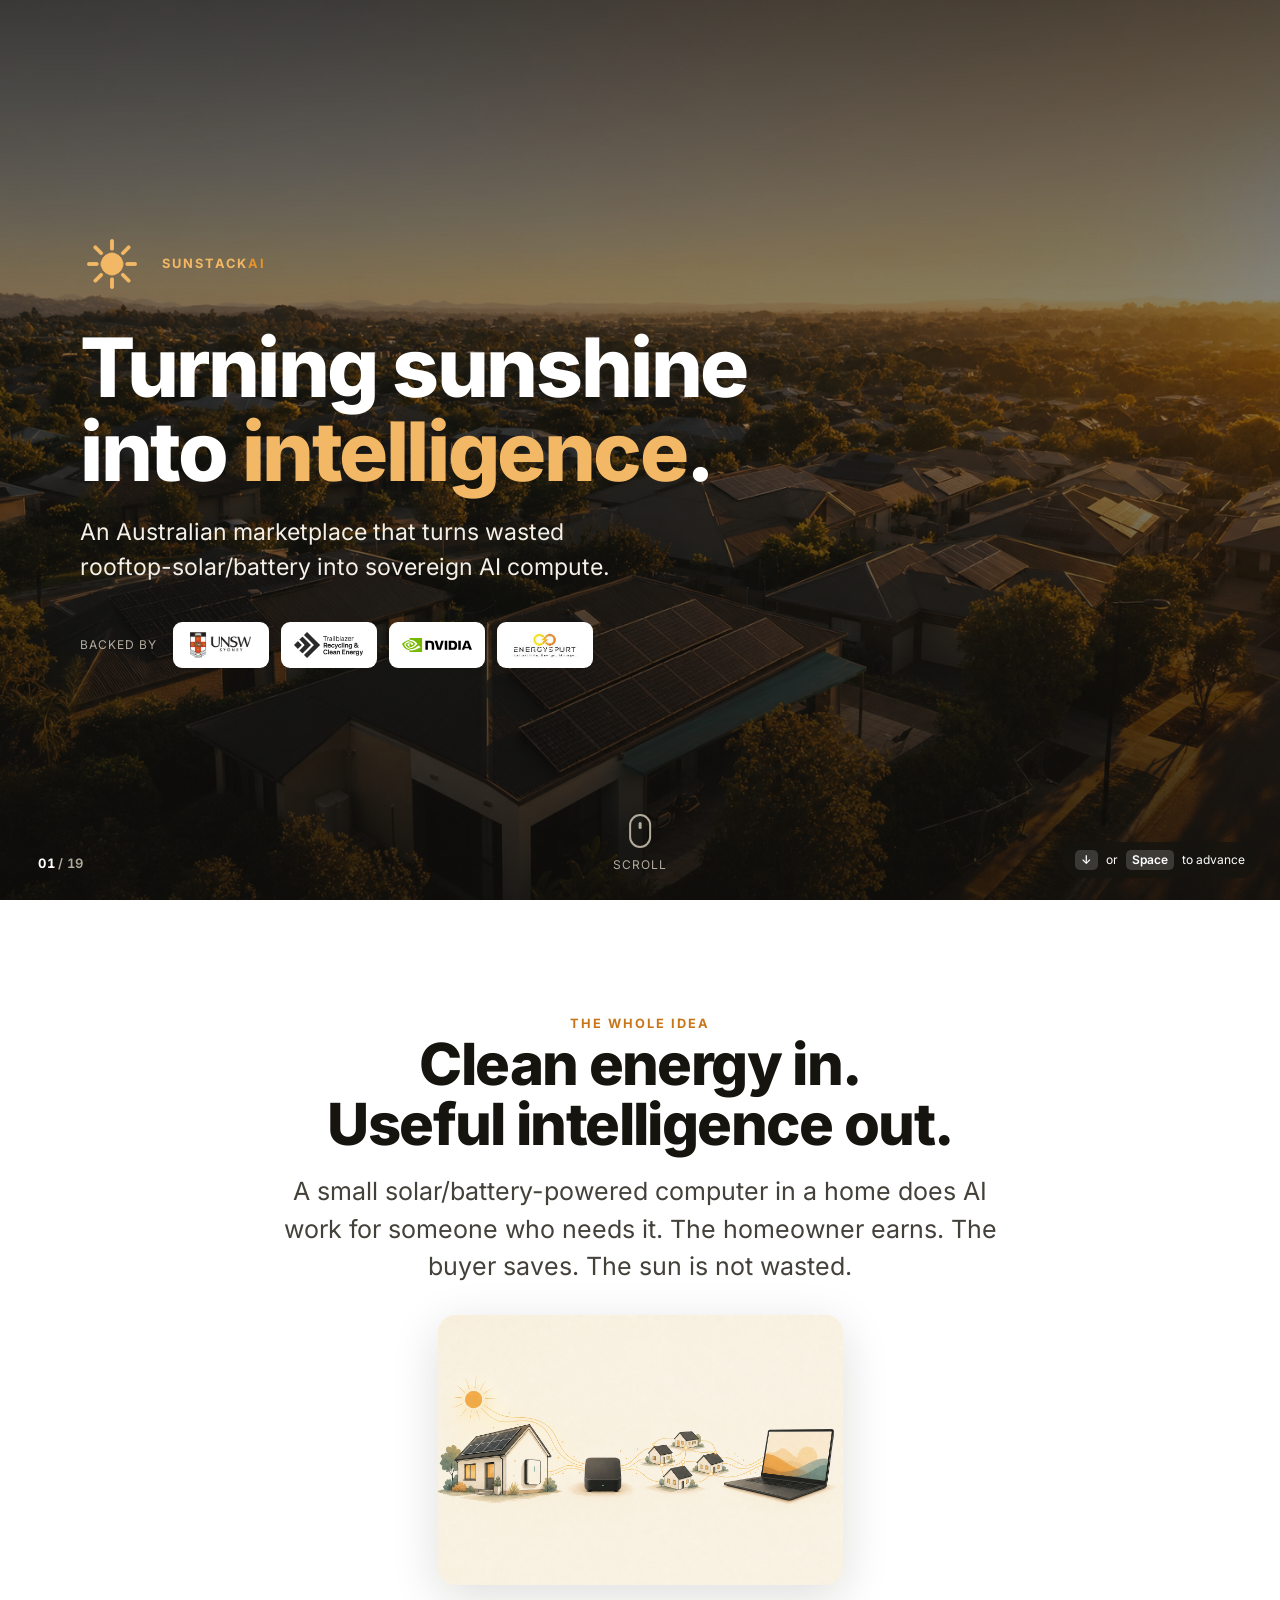
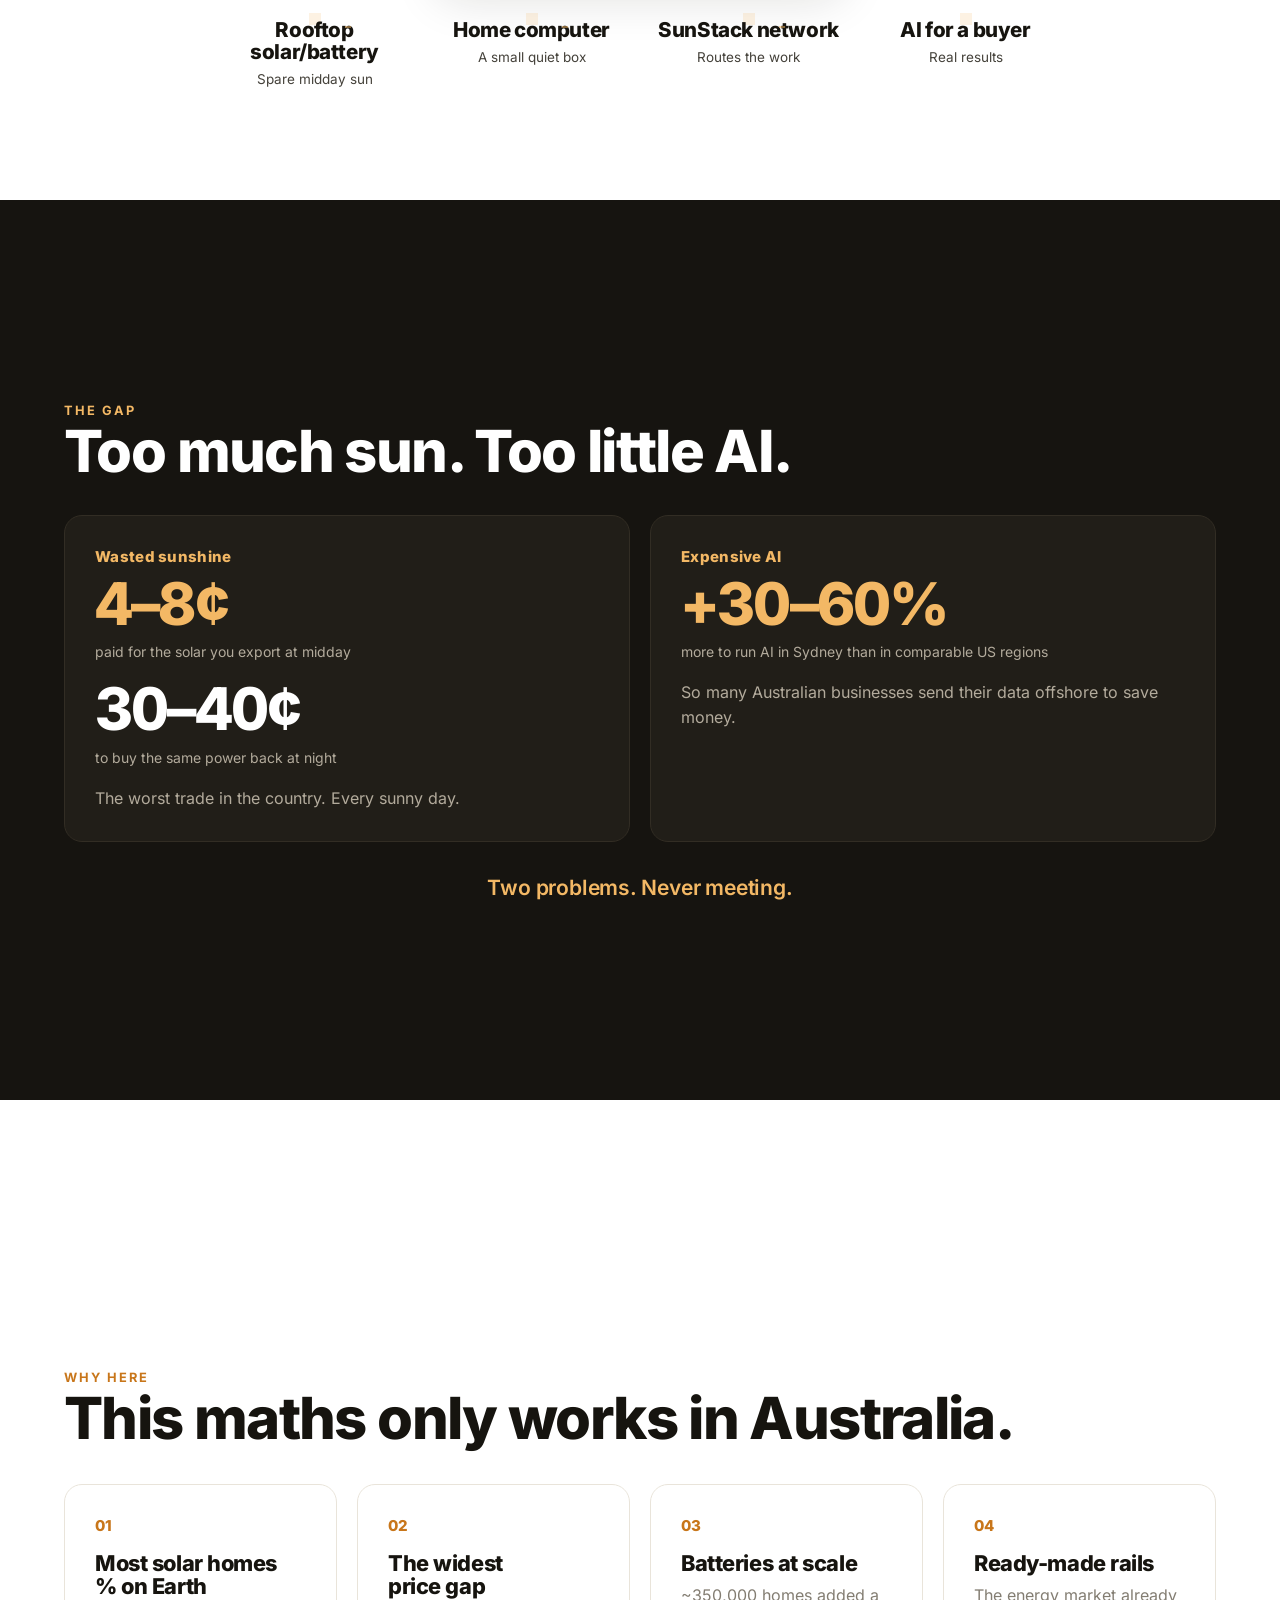
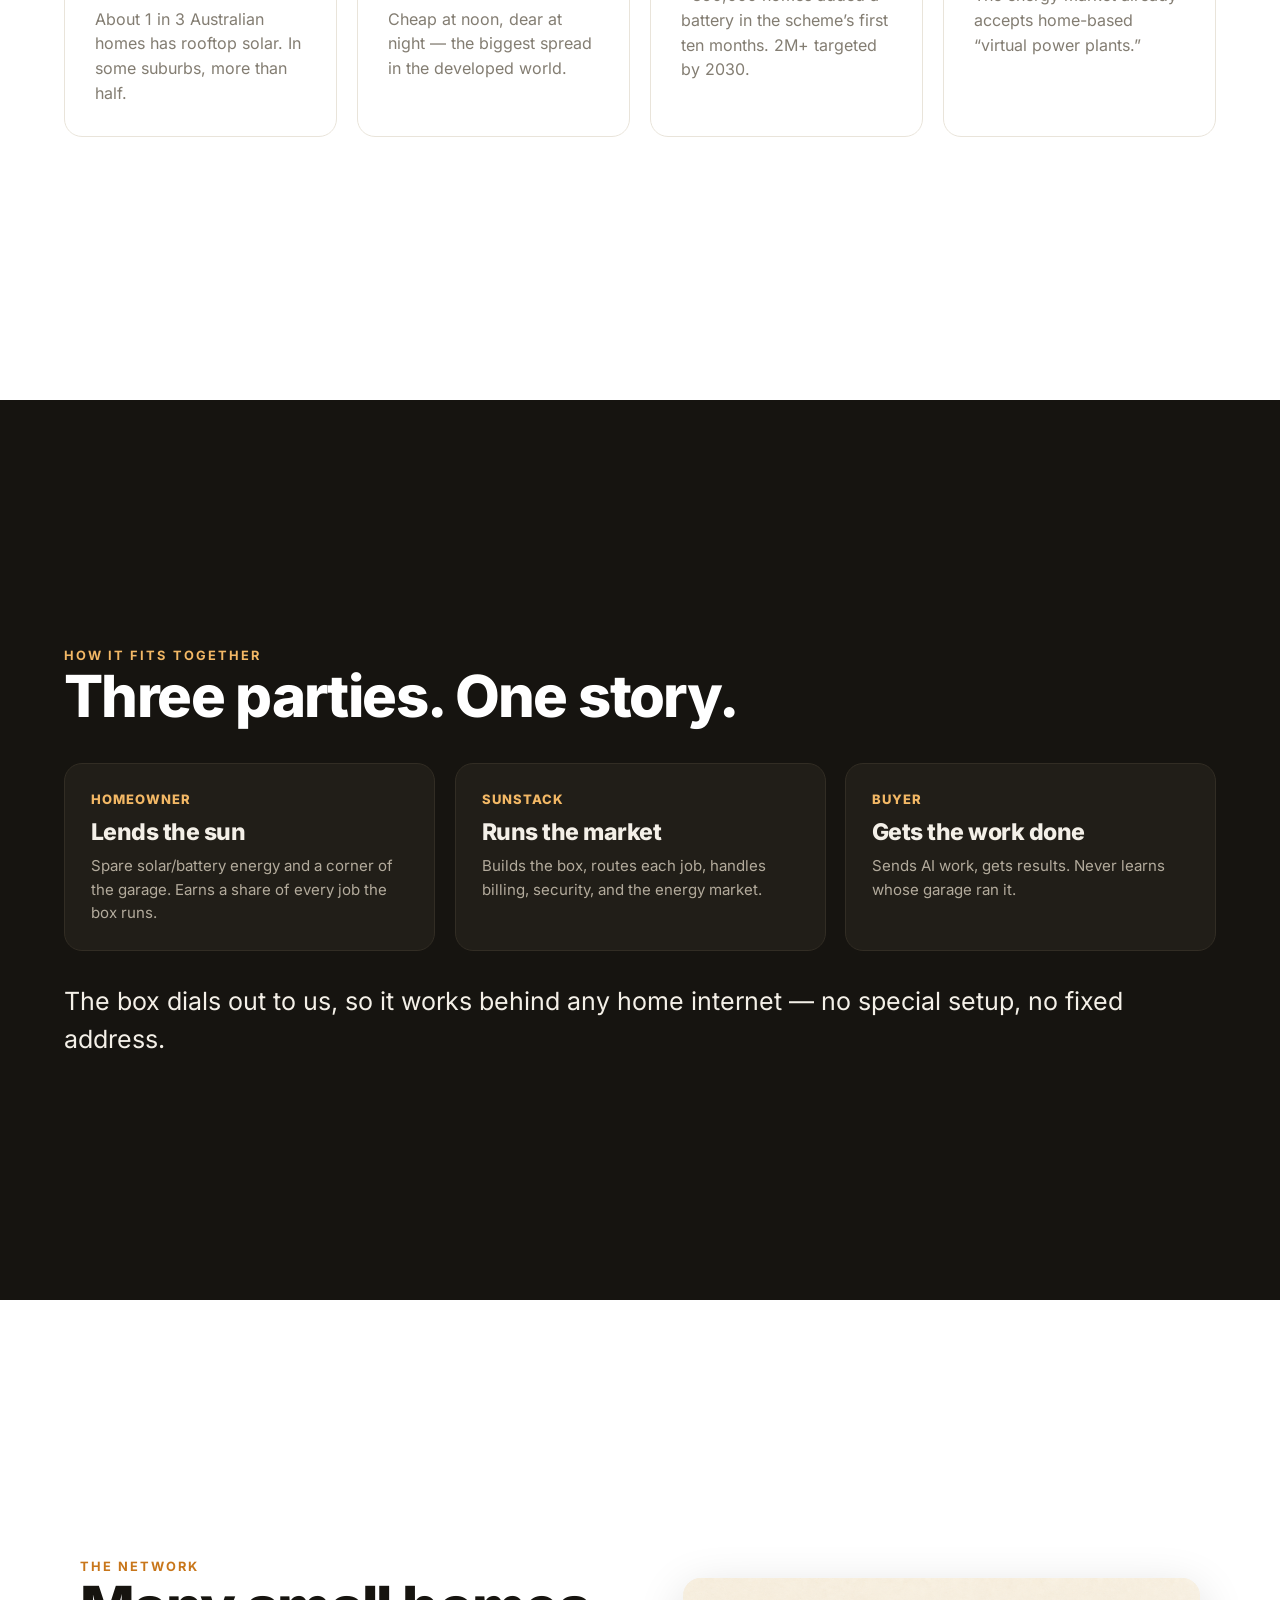
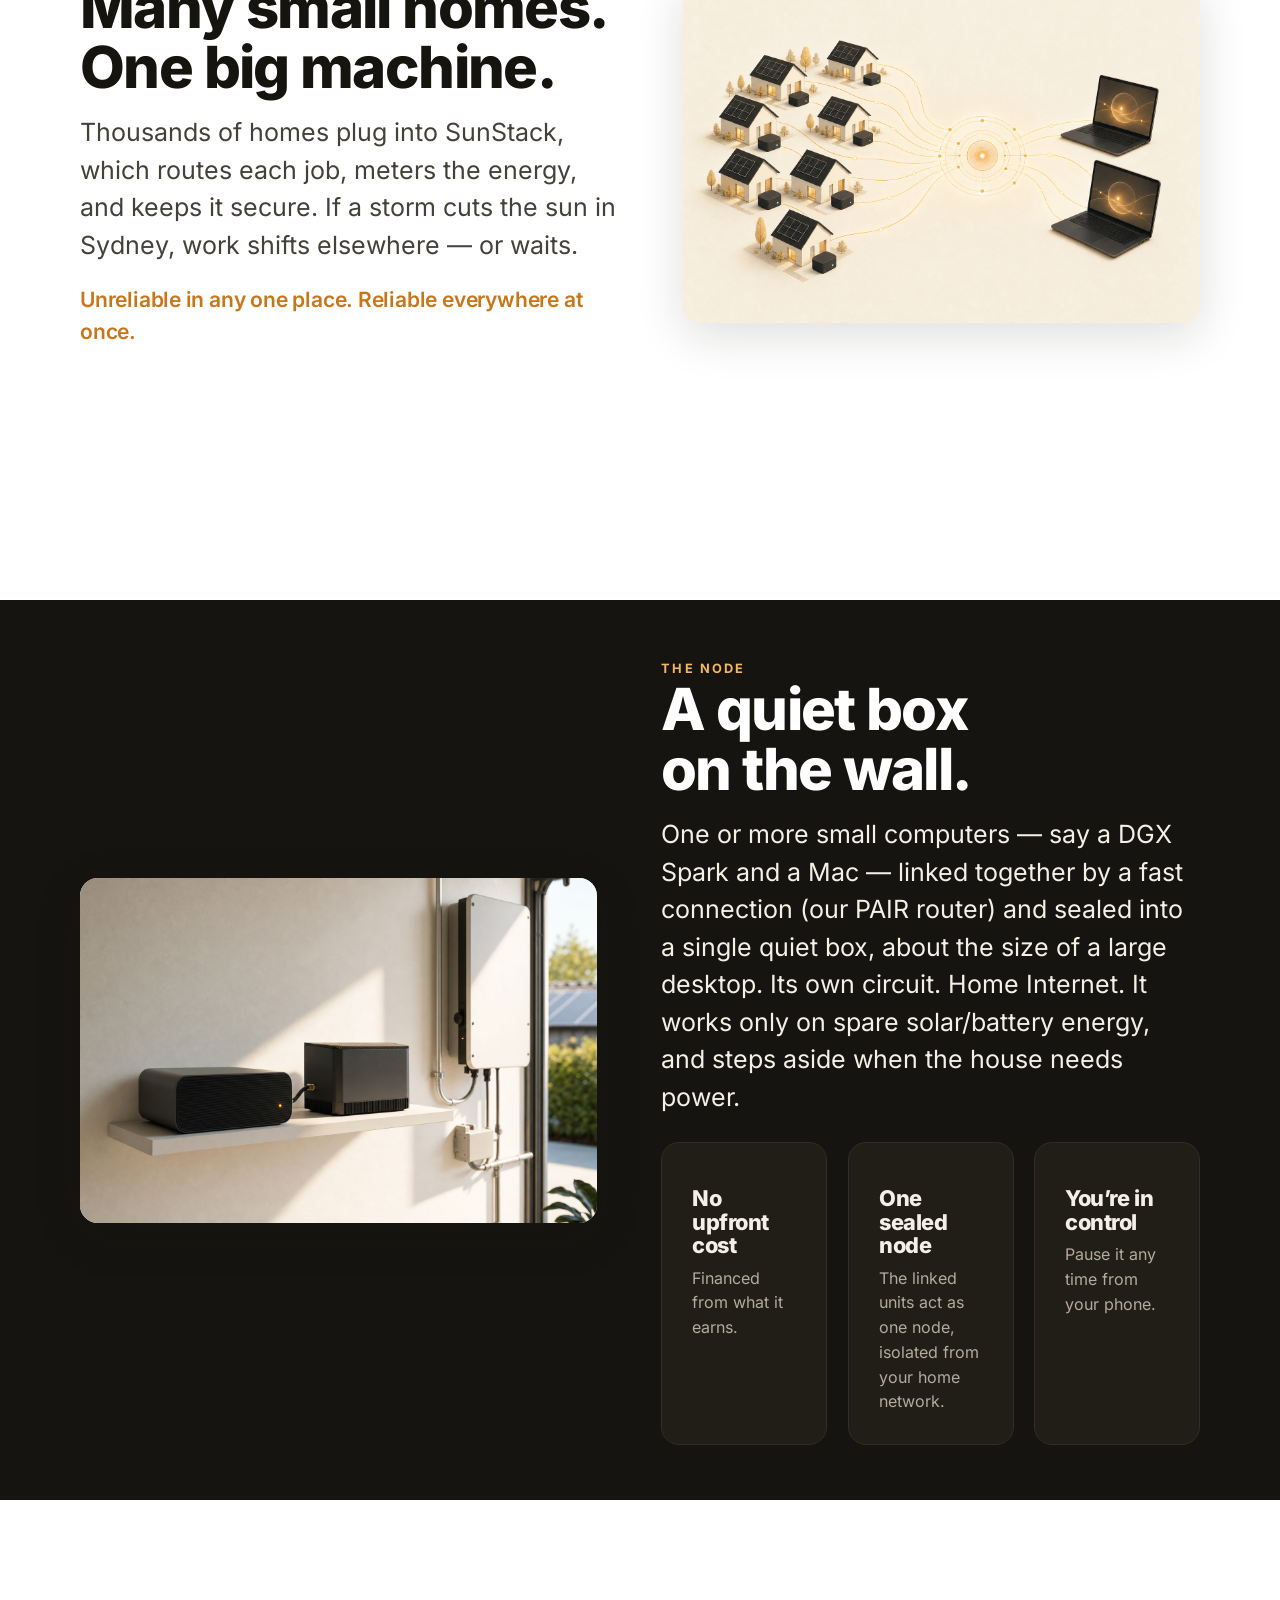
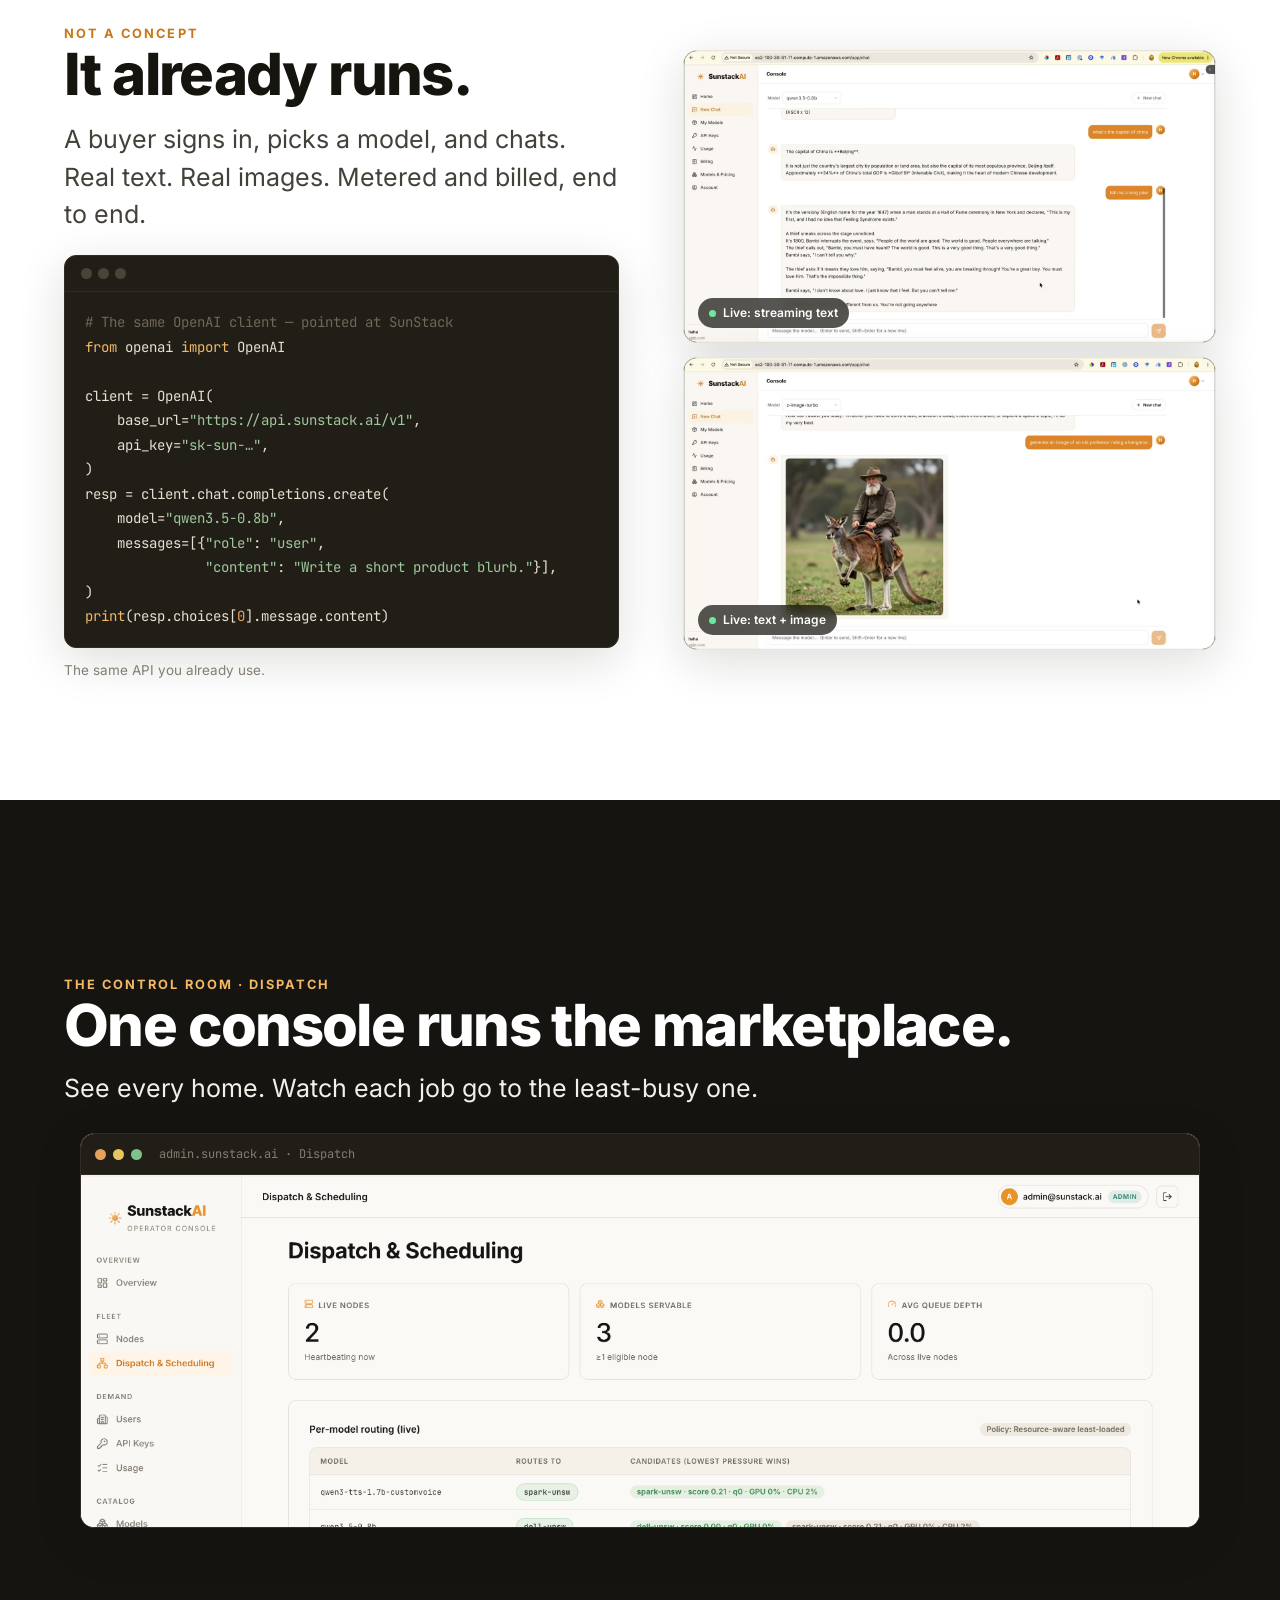
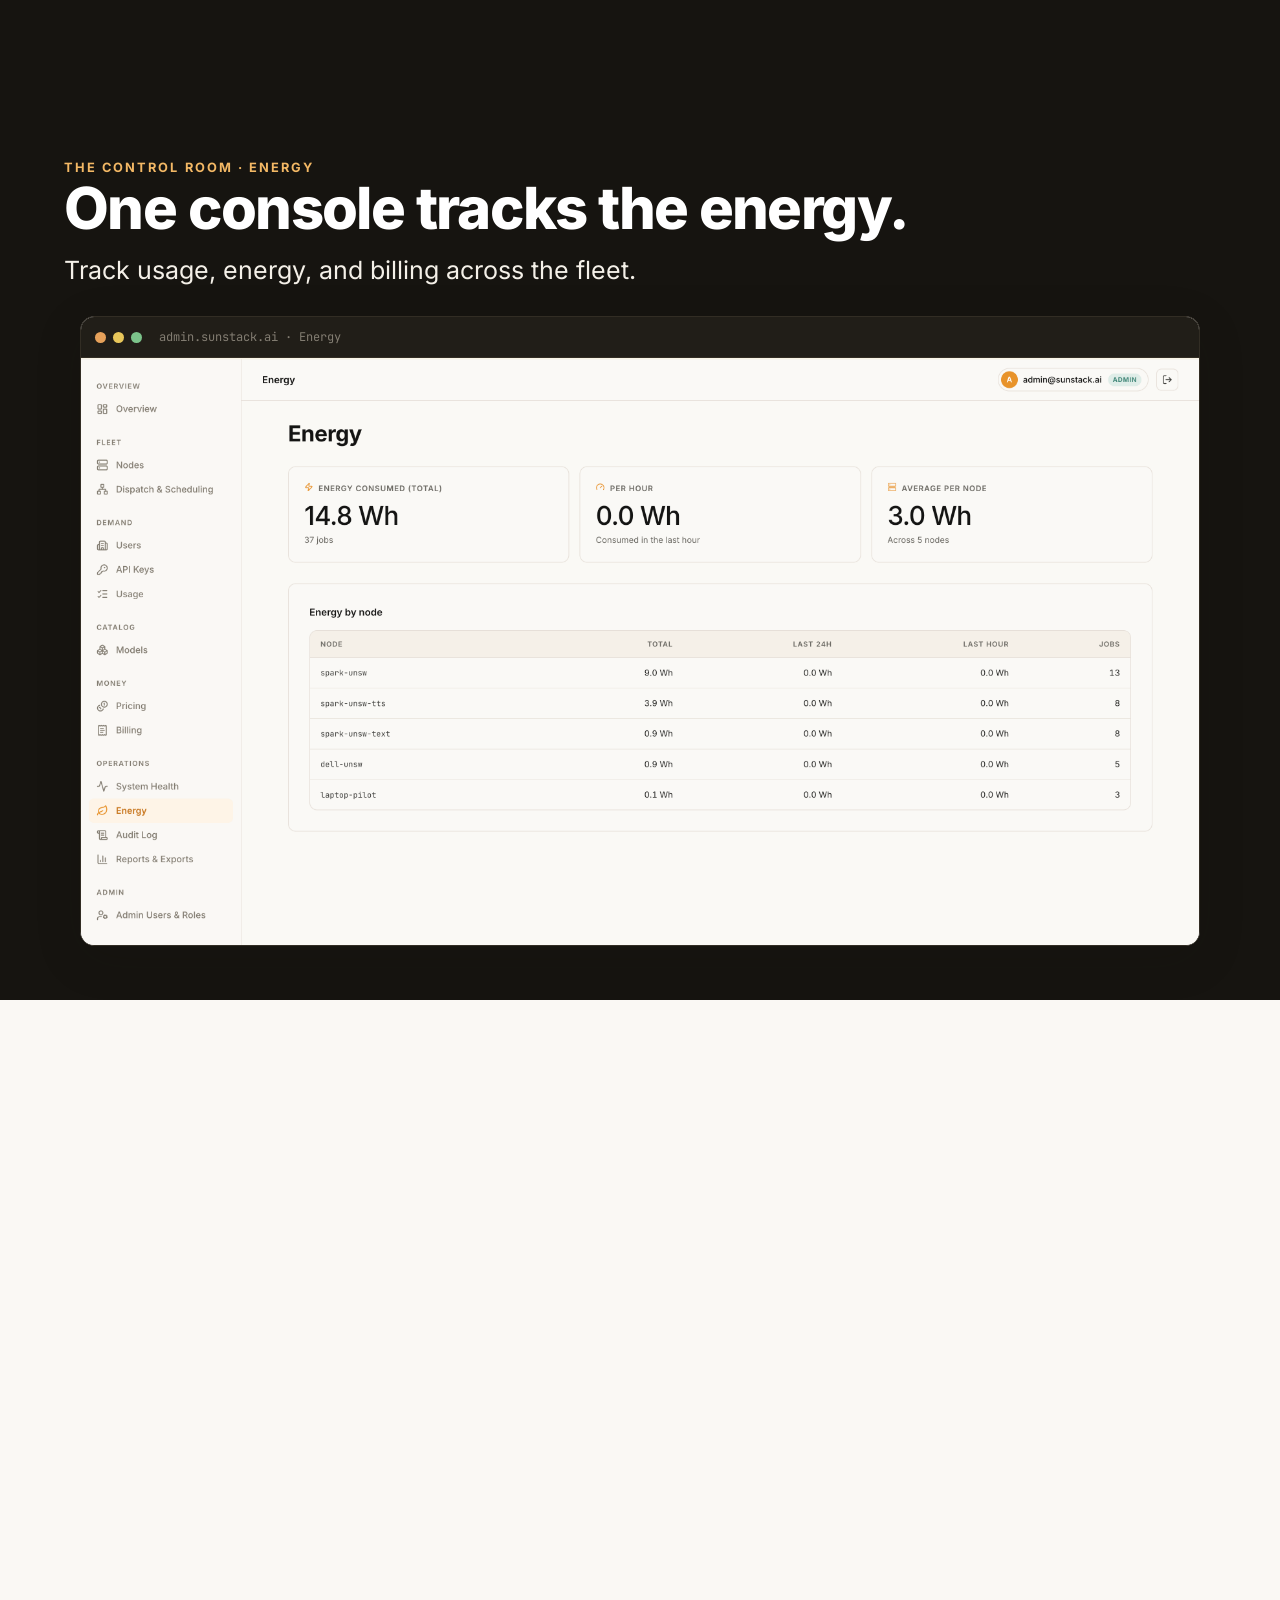
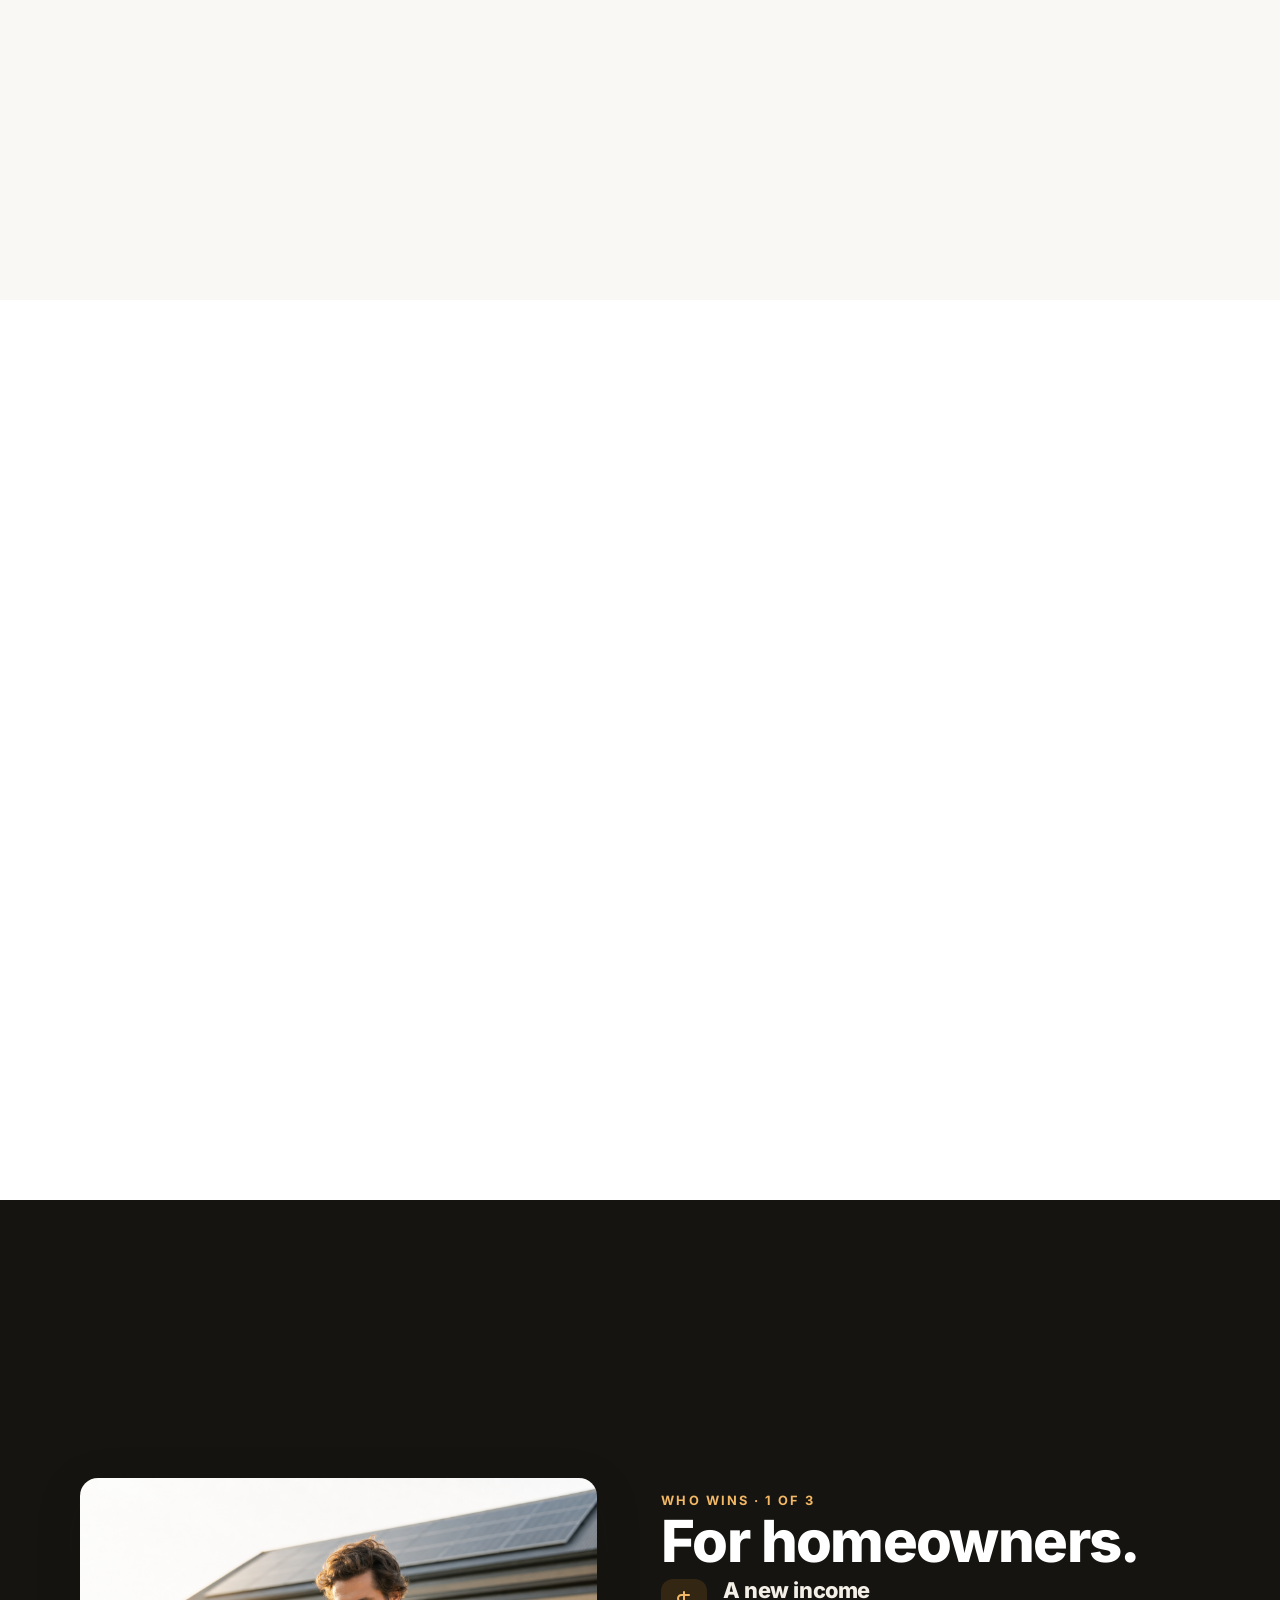
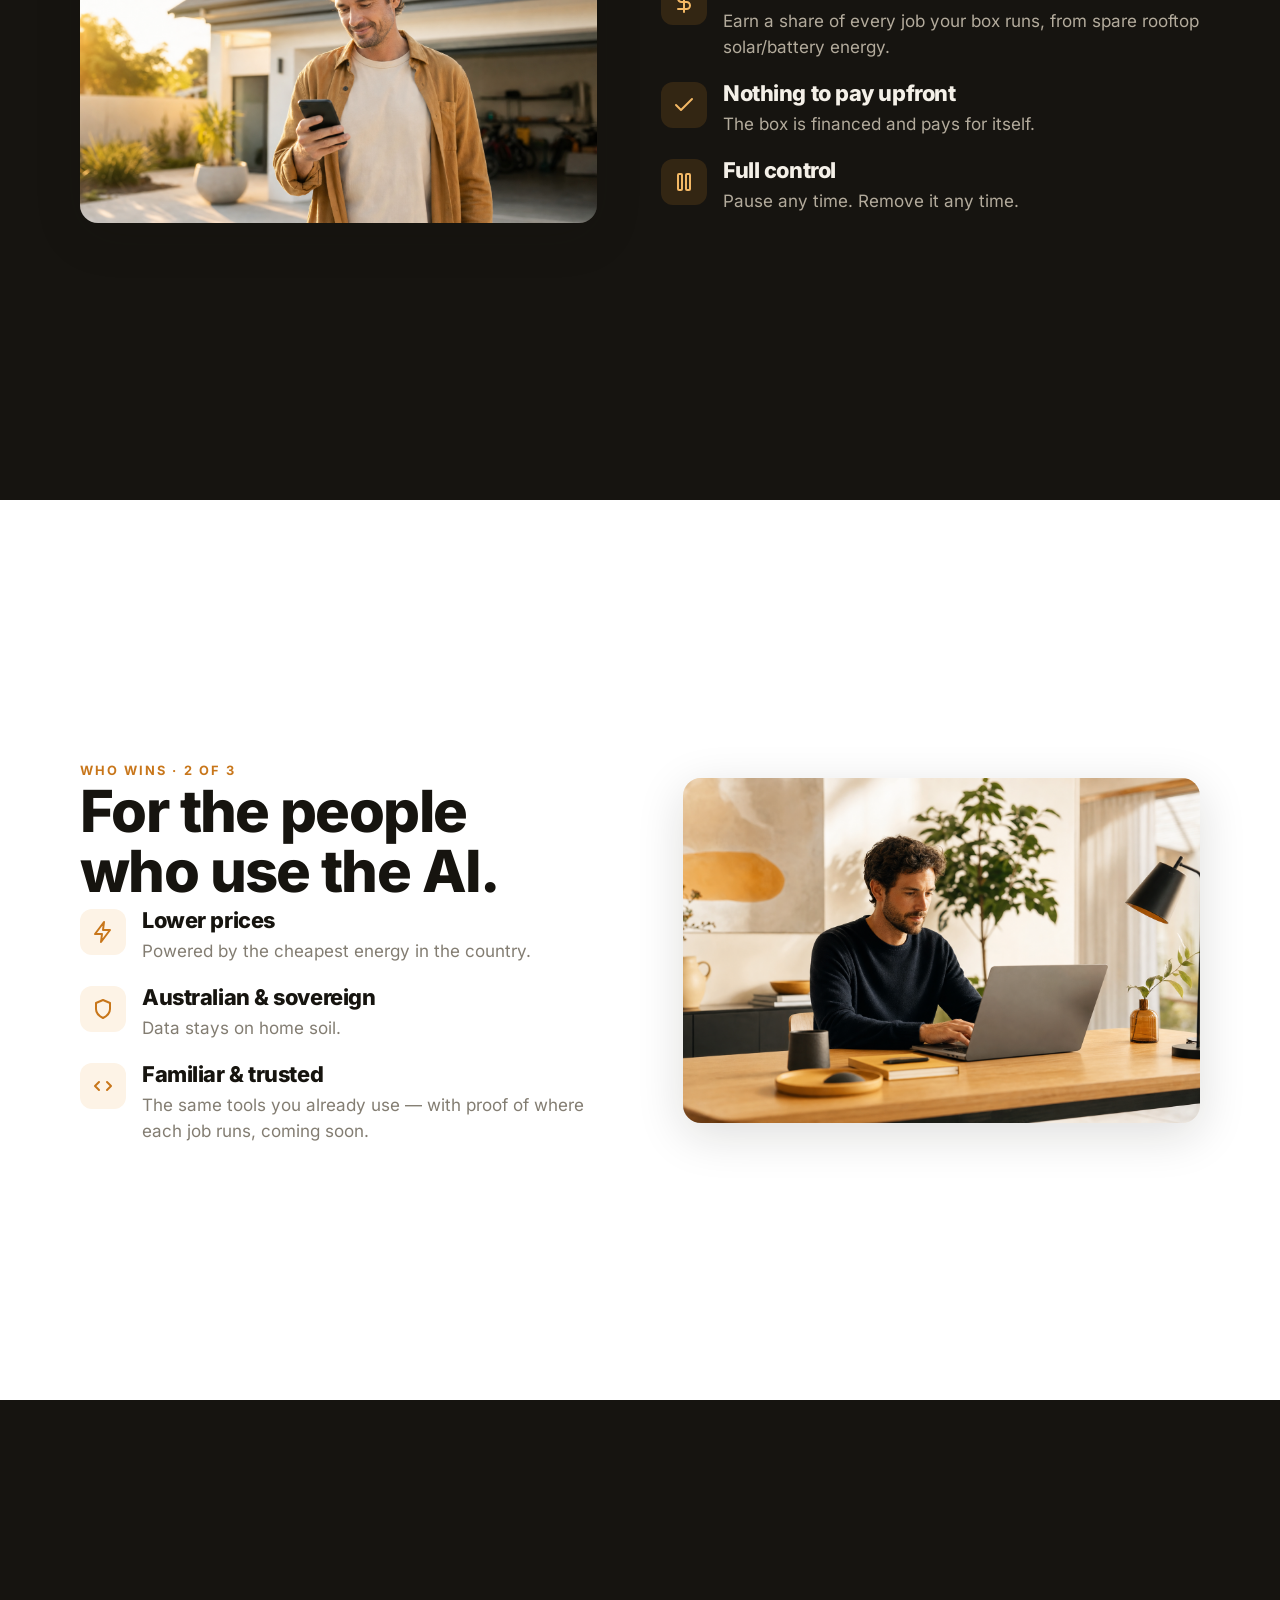
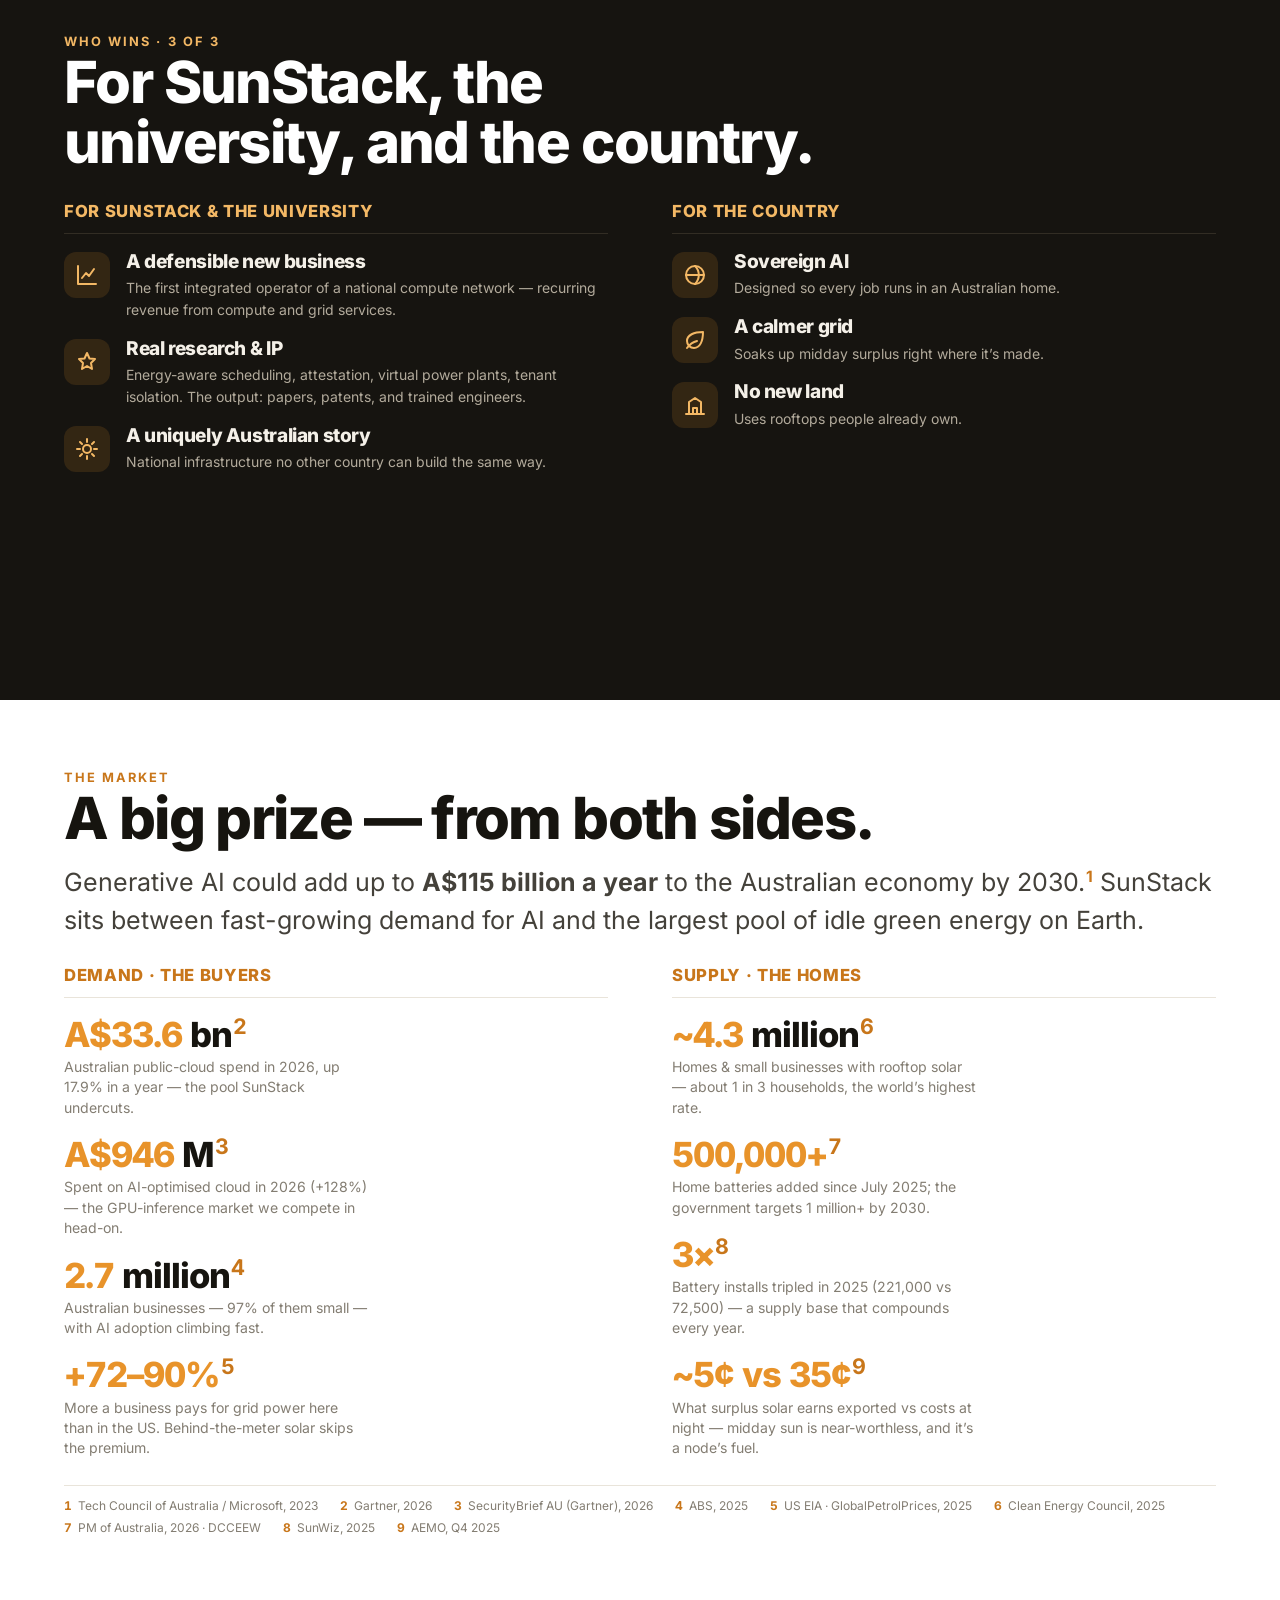
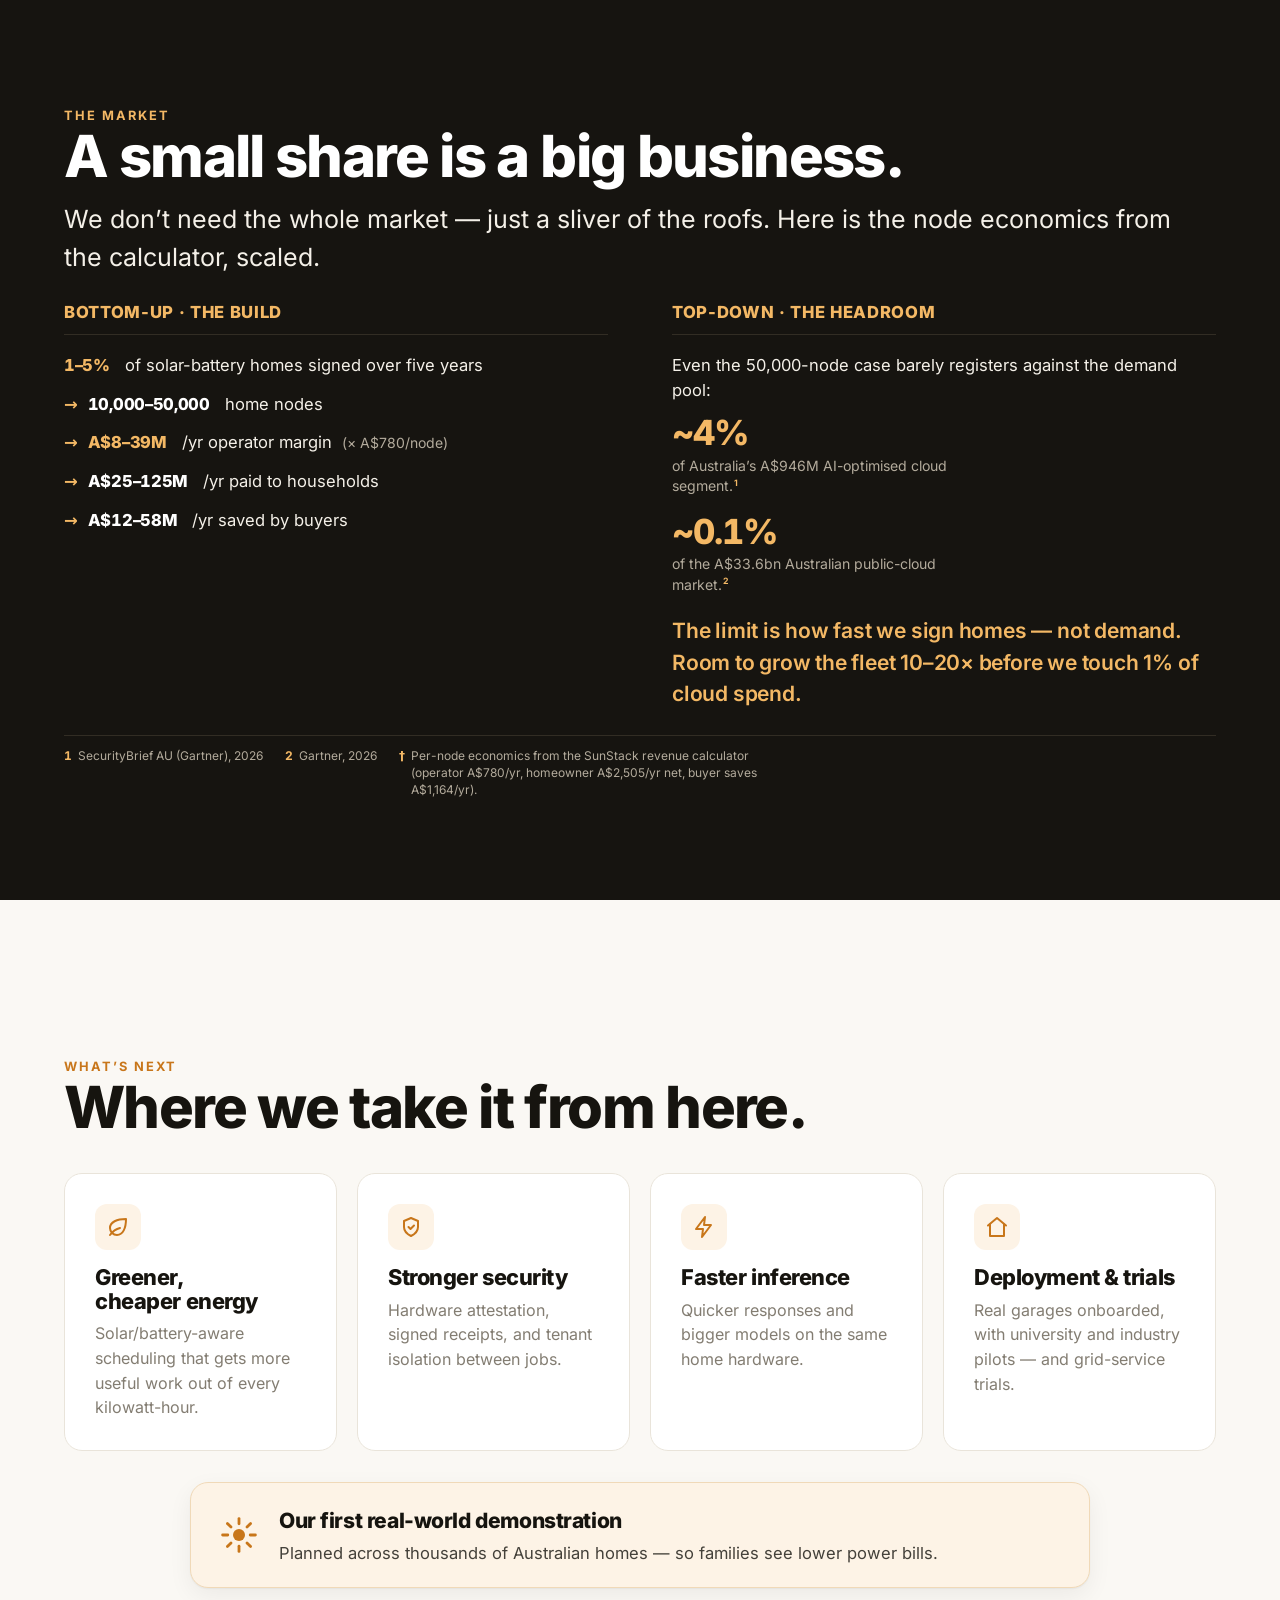
<file: index.html>
<!doctype html>
<html lang="en">
<head>
<meta charset="utf-8" />
<meta name="viewport" content="width=device-width, initial-scale=1" />
<title>SunStack — turning sunshine into intelligence</title>
<meta name="description" content="An Australian marketplace that turns rooftop-solar/battery surplus into sovereign AI compute. Homeowners host solar/battery-powered GPUs; buyers get cheaper, Australia-based AI." />
<meta name="theme-color" content="#161410" />
<meta property="og:title" content="SunStack — turning sunshine into intelligence" />
<meta property="og:description" content="Australia wastes its midday sun and overpays for AI. SunStack connects the two: solar/battery-powered home GPUs serving sovereign AI compute." />
<meta property="og:type" content="website" />
<link rel="icon" type="image/svg+xml" href="assets/favicon.svg" />
<link rel="preload" href="assets/fonts/inter-var.woff2" as="font" type="font/woff2" crossorigin />
<link rel="stylesheet" href="assets/css/styles.css" />
</head>
<body>
<a class="skip" href="#tile-1">Skip to content</a>

<div class="progressbar" id="progressbar" aria-hidden="true"></div>
<header class="topbar" id="topbar" aria-label="Section navigation">
  <a class="wordmark" href="#tile-1" aria-label="SunStack — back to start">
    <svg class="sm" viewBox="0 0 100 100" aria-hidden="true">
      <circle class="core" cx="50" cy="50" r="20"></circle>
      <g>
        <line class="ray" x1="50" y1="8" x2="50" y2="22"></line>
        <line class="ray" x1="50" y1="78" x2="50" y2="92"></line>
        <line class="ray" x1="8" y1="50" x2="22" y2="50"></line>
        <line class="ray" x1="78" y1="50" x2="92" y2="50"></line>
        <line class="ray" x1="21" y1="21" x2="31" y2="31"></line>
        <line class="ray" x1="69" y1="69" x2="79" y2="79"></line>
        <line class="ray" x1="79" y1="21" x2="69" y2="31"></line>
        <line class="ray" x1="31" y1="69" x2="21" y2="79"></line>
      </g>
    </svg>
    Sunstack<span class="ai">AI</span>
  </a>
  <nav class="chapters" id="chapters" aria-label="Sections"></nav>
</header>
<div class="counter" id="counter" aria-hidden="true"><b>01</b> / 19</div>
<div class="kbdhint" id="kbdhint"><kbd>↓</kbd> or <kbd>Space</kbd> to advance</div>

<div class="lightbox" id="lightbox" aria-hidden="true">
  <video id="lightboxVideo" src="assets/video/text-image.mp4" controls loop playsinline></video>
</div>

<main id="deck">

  <!-- 1 · COVER ============================================= -->
  <section class="tile t-dark cover" id="tile-1" data-surface="dark" aria-label="SunStack — cover">
    <div class="bg" id="coverBg"></div>
    <div class="scrim"></div>
    <div class="tile-inner">
      <div class="cover-head" data-anim style="--i:0">
        <svg class="sunmark" viewBox="0 0 100 100" aria-hidden="true">
          <circle class="core" cx="50" cy="50" r="17"></circle>
          <line class="ray" x1="74" y1="50" x2="86" y2="50"></line>
          <line class="ray" x1="67" y1="67" x2="76" y2="76"></line>
          <line class="ray" x1="50" y1="74" x2="50" y2="86"></line>
          <line class="ray" x1="33" y1="67" x2="24" y2="76"></line>
          <line class="ray" x1="26" y1="50" x2="14" y2="50"></line>
          <line class="ray" x1="33" y1="33" x2="24" y2="24"></line>
          <line class="ray" x1="50" y1="26" x2="50" y2="14"></line>
          <line class="ray" x1="67" y1="33" x2="76" y2="24"></line>
        </svg>
        <span class="eyebrow" style="margin:0">Sunstack<span class="ai">AI</span></span>
      </div>
      <h1 class="display" data-anim style="--i:1">Turning sunshine<br>into <span class="accent">intelligence</span>.</h1>
      <p class="sub" data-anim style="--i:2">An Australian marketplace that turns wasted <span class="nowrap">rooftop-solar/battery</span> into sovereign AI compute.</p>
      <div class="backers" data-anim style="--i:3;margin-top:38px">
        <span class="lead-in">Backed by</span>
        <span class="logo-chip"><img src="assets/logos/unsw.png" alt="UNSW" /></span>
        <span class="logo-chip"><img src="assets/logos/trace.png" alt="TRaCE" /></span>
        <span class="logo-chip logo-chip-nvidia"><img src="assets/logos/nvidia.svg" alt="NVIDIA" /></span>
        <a class="logo-chip logo-chip-energyspurt" href="https://www.energyspurt.com.au/" target="_blank" rel="noopener"><span class="logo-crop"><img src="assets/logos/energyspurt.png" alt="Energy Spurt" /></span></a>
      </div>
    </div>
    <div class="scrollhint" aria-hidden="true"><span class="m"></span>Scroll</div>
  </section>

  <!-- 2 · OVERVIEW (idea + value flow) ====================== -->
  <section class="tile t-light" id="tile-2" data-surface="light" aria-label="Overview">
    <div class="tile-inner narrow" style="text-align:center">
      <span class="eyebrow" data-anim style="--i:0">The whole idea</span>
      <h2 class="h" data-anim style="--i:1">Clean energy in.<br>Useful intelligence out.</h2>
      <p class="lead center" data-anim style="--i:2;margin-top:18px">
        A small solar/battery-powered computer in a home does AI work for someone who needs it.
        The homeowner earns. The buyer saves. The sun is not wasted.
      </p>
      <div class="figure" data-anim style="--i:3;margin-top:30px;max-width:840px;margin-inline:auto">
        <img src="assets/img/value-flow.png" alt="Rooftop solar/battery powers a home compute node, which joins the SunStack network and serves AI to a buyer" onerror="this.closest('.figure').style.display='none'" />
      </div>
      <div class="flowstrip">
        <div class="flowstep" data-anim style="--i:4"><span class="dot"></span><h4>Rooftop solar/battery</h4><p>Spare midday sun</p></div>
        <div class="flowstep" data-anim style="--i:5"><span class="dot"></span><h4>Home computer</h4><p>A small quiet box</p></div>
        <div class="flowstep" data-anim style="--i:6"><span class="dot"></span><h4>SunStack network</h4><p>Routes the work</p></div>
        <div class="flowstep" data-anim style="--i:7"><span class="dot"></span><h4>AI for a buyer</h4><p>Real results</p></div>
      </div>
    </div>
  </section>

  <!-- 3 · THE GAP (motivation, combined) =================== -->
  <section class="tile t-dark" id="tile-3" data-surface="dark" aria-label="The gap">
    <div class="tile-inner wide">
      <span class="eyebrow" data-anim style="--i:0">The gap</span>
      <h2 class="h" data-anim style="--i:1;color:#fff">Too much sun. Too little AI.</h2>
      <div class="cards two" style="margin-top:34px">
        <div class="card" data-anim style="--i:2">
          <div class="knum">Wasted sunshine</div>
          <div class="gap-stats">
            <div class="gstat"><span class="num amber" data-count="8" data-prefix="4–" data-suffix="¢">4–8¢</span><span class="gl">paid for the solar you export at midday</span></div>
            <div class="gstat"><span class="num" data-count="40" data-prefix="30–" data-suffix="¢">30–40¢</span><span class="gl">to buy the same power back at night</span></div>
          </div>
          <p class="cardnote">The worst trade in the country. Every sunny day.</p>
        </div>
        <div class="card" data-anim style="--i:3">
          <div class="knum">Expensive AI</div>
          <div class="gap-stats">
            <div class="gstat"><span class="num amber" data-count="60" data-prefix="+30–" data-suffix="%">+30–60%</span><span class="gl">more to run AI in Sydney than in comparable US regions</span></div>
          </div>
          <p class="cardnote">So many Australian businesses send their data offshore to save money.</p>
        </div>
      </div>
      <p class="kicker" data-anim style="--i:4;text-align:center;margin-top:30px">Two problems. Never meeting.</p>
    </div>
  </section>

  <!-- 4 · WHY AUSTRALIA ==================================== -->
  <section class="tile t-light" id="tile-4" data-surface="light" aria-label="Why only Australia">
    <div class="tile-inner wide">
      <span class="eyebrow" data-anim style="--i:0">Why here</span>
      <h2 class="h" data-anim style="--i:1">This maths only works in Australia.</h2>
      <div class="cards" style="margin-top:36px">
        <div class="card" data-anim style="--i:2">
          <div class="knum">01</div><h3>Most solar homes % on Earth</h3>
          <p>About 1 in 3 Australian homes has rooftop solar. In some suburbs, more than half.</p>
        </div>
        <div class="card" data-anim style="--i:3">
          <div class="knum">02</div><h3>The widest price gap</h3>
          <p>Cheap at noon, dear at night — the biggest spread in the developed world.</p>
        </div>
        <div class="card" data-anim style="--i:4">
          <div class="knum">03</div><h3>Batteries at scale</h3>
          <p>~350,000 homes added a battery in the scheme’s first ten months. 2M+ targeted by 2030.</p>
        </div>
        <div class="card" data-anim style="--i:5">
          <div class="knum">04</div><h3>Ready-made rails</h3>
          <p>The energy market already accepts home-based “virtual power plants.”</p>
        </div>
      </div>
    </div>
  </section>

  <!-- 5 · THREE PARTIES =================================== -->
  <section class="tile t-dark" id="tile-5" data-surface="dark" aria-label="Three parties, one story">
    <div class="tile-inner wide">
      <span class="eyebrow" data-anim style="--i:0">How it fits together</span>
      <h2 class="h" data-anim style="--i:1;color:#fff">Three parties. One story.</h2>
      <div class="trio" style="margin-top:36px">
        <div class="who" data-anim style="--i:2">
          <div class="role">Homeowner</div>
          <h3>Lends the sun</h3>
          <p>Spare solar/battery energy and a corner of the garage. Earns a share of every job the box runs.</p>
        </div>
        <div class="who" data-anim style="--i:3">
          <div class="role">SunStack</div>
          <h3>Runs the market</h3>
          <p>Builds the box, routes each job, handles billing, security, and the energy market.</p>
        </div>
        <div class="who" data-anim style="--i:4">
          <div class="role">Buyer</div>
          <h3>Gets the work done</h3>
          <p>Sends AI work, gets results. Never learns whose garage ran it.</p>
        </div>
      </div>
      <p class="lead" data-anim style="--i:5;margin-top:32px;max-width:70ch">
        The box dials out to us, so it works behind any home internet — no special setup, no fixed address.
      </p>
    </div>
  </section>

  <!-- 6 · THE NETWORK ===================================== -->
  <section class="tile t-light" id="tile-6" data-surface="light" aria-label="How the network is structured">
    <div class="tile-inner">
      <div class="split">
        <div class="copy">
          <span class="eyebrow" data-anim style="--i:0">The network</span>
          <h2 class="h" data-anim style="--i:1">Many small homes.<br>One big machine.</h2>
          <p class="lead" data-anim style="--i:2;margin-top:16px">
            Thousands of homes plug into SunStack, which routes each job, meters the energy, and
            keeps it secure. If a storm cuts the sun in Sydney, work shifts elsewhere — or waits.
          </p>
          <p class="kicker" data-anim style="--i:3;margin-top:20px">Unreliable in any one place. Reliable everywhere at once.</p>
        </div>
        <div class="media">
          <div class="figure" data-anim style="--i:4">
            <img src="assets/img/network-structure.png" alt="Many home solar nodes gathered through the SunStack hub and out to the laptops of the people who use the AI" onerror="this.closest('.figure').style.display='none'" />
          </div>
        </div>
      </div>
    </div>
  </section>

  <!-- 7 · THE NODE ========================================= -->
  <section class="tile t-dark" id="tile-7" data-surface="dark" aria-label="What lives in the garage">
    <div class="tile-inner">
      <div class="split media-left">
        <div class="media">
          <div class="figure" data-anim style="--i:0">
            <img src="assets/img/node-garage.png?v=2" alt="Two small linked computers on a garage-wall shelf forming one sealed SunStack node, beside a solar inverter on its own circuit" onerror="this.closest('.figure').style.background='var(--dark-2)'" />
          </div>
        </div>
        <div class="copy">
          <span class="eyebrow" data-anim style="--i:1">The node</span>
          <h2 class="h" data-anim style="--i:2;color:#fff">A quiet box on the wall.</h2>
          <p class="lead" data-anim style="--i:3;margin-top:16px">
            One or more small computers — say a DGX Spark and a Mac — linked together by a fast
            connection (our PAIR router) and sealed into a single quiet box, about the size of a large desktop.
            Its own circuit. Home Internet. It works only on spare solar/battery energy, and steps aside when the house needs power.
          </p>
          <div class="cards three" style="margin-top:26px">
            <div class="card" data-anim style="--i:4"><h3>No upfront cost</h3><p>Financed from what it earns.</p></div>
            <div class="card" data-anim style="--i:5"><h3>One sealed node</h3><p>The linked units act as one node, isolated from your home network.</p></div>
            <div class="card" data-anim style="--i:6"><h3>You’re in control</h3><p>Pause it any time from your phone.</p></div>
          </div>
        </div>
      </div>
    </div>
  </section>

  <!-- 8 · PROTOTYPE: BUYER DEMO =========================== -->
  <section class="tile t-light" id="tile-8" data-surface="light" aria-label="It runs today — buyer demo">
    <div class="tile-inner wide">
      <div class="split">
        <div class="copy">
          <span class="eyebrow" data-anim style="--i:0">Not a concept</span>
          <h2 class="h" data-anim style="--i:1">It already runs.</h2>
          <p class="lead" data-anim style="--i:2;margin-top:16px">
            A buyer signs in, picks a model, and chats. Real text. Real images.
            Metered and billed, end to end.
          </p>
          <div class="codecard" data-anim style="--i:3;margin-top:22px">
            <div class="bar"><i></i><i></i><i></i></div>
<pre><span class="c"># The same OpenAI client — pointed at SunStack</span>
<span class="k">from</span> openai <span class="k">import</span> OpenAI

client = OpenAI(
    base_url=<span class="s">"https://api.sunstack.ai/v1"</span>,
    api_key=<span class="s">"sk-sun-…"</span>,
)
resp = client.chat.completions.create(
    model=<span class="s">"qwen3.5-0.8b"</span>,
    messages=[{<span class="s">"role"</span>: <span class="s">"user"</span>,
               <span class="s">"content"</span>: <span class="s">"Write a short product blurb."</span>}],
)
<span class="k">print</span>(resp.choices[<span class="n">0</span>].message.content)</pre>
          </div>
          <p data-anim style="--i:4;margin-top:12px;color:var(--muted);font-size:13.5px">The same API you already use.</p>
        </div>
        <div class="media media-videos">
          <div class="videowrap" data-anim style="--i:2" role="button" tabindex="0" aria-label="Play the streaming-text demo full screen">
            <video src="assets/video/text-only.mp4" poster="assets/video/text-only-poster.jpg" muted loop playsinline autoplay preload="metadata"></video>
            <div class="tag"><span class="live"></span> Live: streaming text</div>
          </div>
          <div class="videowrap" data-anim style="--i:3" role="button" tabindex="0" aria-label="Play the text-and-image demo full screen">
            <video src="assets/video/text-image.mp4" poster="assets/video/poster.jpg" muted loop playsinline autoplay preload="metadata"></video>
            <div class="tag"><span class="live"></span> Live: text + image</div>
          </div>
        </div>
      </div>
    </div>
  </section>

  <!-- 9 · PROTOTYPE: OPERATOR DISPATCH ==================== -->
  <section class="tile t-dark" id="tile-9" data-surface="dark" aria-label="Operator dispatch">
    <div class="tile-inner wide">
      <span class="eyebrow" data-anim style="--i:0">The control room · Dispatch</span>
      <h2 class="h" data-anim style="--i:1;color:#fff">One console runs the marketplace.</h2>
      <p class="lead" data-anim style="--i:2;margin-top:14px;max-width:64ch;color:var(--on-dark)">
        See every home. Watch each job go to the least-busy one.
      </p>
      <div class="frame operator-shot" data-anim style="--i:3">
        <div class="bar"><i></i><i></i><i></i><span class="url">admin.sunstack.ai · Dispatch</span></div>
        <img src="assets/shots/dispatch-scheduling.png" alt="Live per-model routing: each job goes to the least-busy node" />
      </div>
    </div>
  </section>

  <!-- 10 · PROTOTYPE: OPERATOR ENERGY ===================== -->
  <section class="tile t-dark" id="tile-10" data-surface="dark" aria-label="Operator energy">
    <div class="tile-inner wide">
      <span class="eyebrow" data-anim style="--i:0">The control room · Energy</span>
      <h2 class="h" data-anim style="--i:1;color:#fff">One console tracks the energy.</h2>
      <p class="lead" data-anim style="--i:2;margin-top:14px;max-width:64ch;color:var(--on-dark)">
        Track usage, energy, and billing across the fleet.
      </p>
      <div class="frame operator-shot" data-anim style="--i:3">
        <div class="bar"><i></i><i></i><i></i><span class="url">admin.sunstack.ai · Energy</span></div>
        <img src="assets/shots/energy.png" alt="Energy served, broken down per node" />
      </div>
    </div>
  </section>

  <!-- 11 · BUSINESS MODEL TEASER ========================== -->
  <section class="tile t-parchment" id="tile-11" data-surface="light" aria-label="The business model">
    <div class="tile-inner wide">
      <span class="eyebrow" data-anim style="--i:0">The business model</span>
      <h2 class="h" data-anim style="--i:1">Three parties. Everyone better off.</h2>
      <p class="lead" data-anim style="--i:2;margin-top:16px;max-width:70ch">
        The economics are simple: cheap solar energy in, useful AI work out, and three groups share what's left.
      </p>
      <div class="cards three" style="margin-top:30px">
        <div class="card" data-anim style="--i:3">
          <div class="knum">Homeowner</div>
          <h3>A new income</h3>
          <p>Spare solar runs the financed box — no upfront cost. About <strong>A$2,500/yr</strong> on a single DGX&nbsp;Spark node.</p>
        </div>
        <div class="card" data-anim style="--i:4">
          <div class="knum">Buyer</div>
          <h3>Lower prices</h3>
          <p>Australian-hosted AI ~20% under cloud rates — saving <strong>~A$1,150/yr</strong> — and data never leaves home soil.</p>
        </div>
        <div class="card" data-anim style="--i:5">
          <div class="knum">SunStack + university</div>
          <h3>A defensible business</h3>
          <p>Recurring compute revenue no overseas rival can replicate — <strong>~A$780/yr</strong> margin per node, growing with the fleet.</p>
        </div>
      </div>
      <p class="lead" data-anim style="--i:6;margin-top:28px;max-width:70ch">
        Every number in this model is sourced and auditable — open the interactive calculator to change the hardware,
        model, energy and split, and watch all three parties move.
        <!-- Computed from SunStackEngine.computeScenario with default state (neutral):
             dgx_spark + minimax_m3 Q4, 90% solar / 10% grid, concurrency=16,
             hours/day running inference=16, homeownerShare=0.55, undercut=0.20, financed=true
             → homeowner A$2,505/yr net, operator A$776/yr margin, buyer saves A$1,164/yr
             (rig cost A$6,532 AUD = US$4,699 × 1.39). -->
      </p>
      <div data-anim style="--i:7;margin-top:22px">
        <a class="btn" href="calculator.html">Explore the revenue calculator →</a>
      </div>
    </div>
  </section>

  <!-- 12 · VALUE-ADDING SERVICES (beyond raw tokens) ===== -->
  <section class="tile t-light" id="tile-12" data-surface="light" aria-label="Value-adding services">
    <div class="tile-inner wide">
      <span class="eyebrow" data-anim style="--i:0">Beyond raw tokens</span>
      <h2 class="h" data-anim style="--i:1">The margin is in the solution, not the token.</h2>
      <p class="lead" data-anim style="--i:2;margin-top:16px;max-width:72ch">
        Raw inference is a commodity — priced to the cent and racing to the floor. SunStack sits one layer up:
        we turn cheap, local tokens into managed AI that does a real job, and price it on the value delivered.
      </p>
      <div class="cards three" style="margin-top:30px">
        <div class="card" data-anim style="--i:3">
          <div class="tier">Commodity</div>
          <h3>Raw tokens</h3>
          <p>A pay-as-you-go API that undercuts the big clouds. High volume, thin margin — the floor everyone competes on.</p>
        </div>
        <div class="card" data-anim style="--i:4">
          <div class="tier">Higher margin</div>
          <h3>Managed models</h3>
          <p>Private, fine-tuned models run for a team — with service levels, monitoring and support. Priced for the service, not the token.</p>
        </div>
        <div class="card card-hi" data-anim style="--i:5">
          <div class="tier">Highest margin</div>
          <h3>Vertical solutions</h3>
          <p>An assistant wired into a small business’s ERP, accounts and documents — automating real workflows. Sold as an outcome, at many times the token price.</p>
        </div>
      </div>
      <div class="value-track" data-anim style="--i:6" aria-hidden="true"></div>
      <div class="value-track-labels" data-anim style="--i:6">
        <span>Commodity floor</span>
        <span class="hi">Priced on the outcome →</span>
      </div>
      <p class="kicker" data-anim style="--i:7;text-align:center;margin-top:26px">Same solar-powered tokens underneath — sold as a solution, sovereign and local.</p>
    </div>
  </section>

  <!-- 13 · BENEFITS: HOMEOWNERS =========================== -->
  <section class="tile t-dark" id="tile-13" data-surface="dark" aria-label="Benefits for homeowners">
    <div class="tile-inner">
      <div class="split media-left">
        <div class="media">
          <div class="figure" data-anim style="--i:0;background:var(--dark-2)">
            <img src="assets/img/homeowner-spot.png" alt="A homeowner checking their earnings on a phone, solar roof behind" onerror="this.closest('.figure').style.display='none'" />
          </div>
        </div>
        <div class="copy">
          <span class="eyebrow" data-anim style="--i:1">Who wins · 1 of 3</span>
          <h2 class="h" data-anim style="--i:2;color:#fff">For homeowners.</h2>
          <div class="points">
            <div class="point" data-anim style="--i:3">
              <div class="chip" aria-hidden="true"><svg viewBox="0 0 24 24" fill="none" stroke="currentColor" stroke-width="2" stroke-linecap="round" stroke-linejoin="round"><path d="M12 2v20M17 5H9.5a3.5 3.5 0 0 0 0 7h5a3.5 3.5 0 0 1 0 7H6"/></svg></div>
              <div class="txt"><h3>A new income</h3><p>Earn a share of every job your box runs, from spare rooftop solar/battery energy.</p></div>
            </div>
            <div class="point" data-anim style="--i:4">
              <div class="chip" aria-hidden="true"><svg viewBox="0 0 24 24" fill="none" stroke="currentColor" stroke-width="2" stroke-linecap="round" stroke-linejoin="round"><path d="M20 6 9 17l-5-5"/></svg></div>
              <div class="txt"><h3>Nothing to pay upfront</h3><p>The box is financed and pays for itself.</p></div>
            </div>
            <div class="point" data-anim style="--i:5">
              <div class="chip" aria-hidden="true"><svg viewBox="0 0 24 24" fill="none" stroke="currentColor" stroke-width="2" stroke-linecap="round" stroke-linejoin="round"><rect x="6" y="4" width="4" height="16" rx="1"/><rect x="14" y="4" width="4" height="16" rx="1"/></svg></div>
              <div class="txt"><h3>Full control</h3><p>Pause any time. Remove it any time.</p></div>
            </div>
          </div>
        </div>
      </div>
    </div>
  </section>

  <!-- 14 · BENEFITS: BUYERS =============================== -->
  <section class="tile t-light" id="tile-14" data-surface="light" aria-label="Benefits for buyers">
    <div class="tile-inner">
      <div class="split">
        <div class="copy">
          <span class="eyebrow" data-anim style="--i:0">Who wins · 2 of 3</span>
          <h2 class="h" data-anim style="--i:1">For the people who use the AI.</h2>
          <div class="points">
            <div class="point" data-anim style="--i:2">
              <div class="chip" aria-hidden="true"><svg viewBox="0 0 24 24" fill="none" stroke="currentColor" stroke-width="2" stroke-linecap="round" stroke-linejoin="round"><path d="M13 2 4 14h7l-1 8 9-12h-7z"/></svg></div>
              <div class="txt"><h3>Lower prices</h3><p>Powered by the cheapest energy in the country.</p></div>
            </div>
            <div class="point" data-anim style="--i:3">
              <div class="chip" aria-hidden="true"><svg viewBox="0 0 24 24" fill="none" stroke="currentColor" stroke-width="2" stroke-linecap="round" stroke-linejoin="round"><path d="M12 3l7 3v6c0 4-3 7-7 9-4-2-7-5-7-9V6z"/></svg></div>
              <div class="txt"><h3>Australian &amp; sovereign</h3><p>Data stays on home soil.</p></div>
            </div>
            <div class="point" data-anim style="--i:4">
              <div class="chip" aria-hidden="true"><svg viewBox="0 0 24 24" fill="none" stroke="currentColor" stroke-width="2" stroke-linecap="round" stroke-linejoin="round"><path d="m8 8-4 4 4 4M16 8l4 4-4 4"/></svg></div>
              <div class="txt"><h3>Familiar &amp; trusted</h3><p>The same tools you already use — with proof of where each job runs, coming soon.</p></div>
            </div>
          </div>
        </div>
        <div class="media">
          <div class="figure" data-anim style="--i:2">
            <img src="assets/img/buyer-spot.png" alt="A developer using the SunStack API at a laptop" onerror="this.closest('.figure').style.display='none'" />
          </div>
        </div>
      </div>
    </div>
  </section>

  <!-- 15 · BENEFITS: SOCIETY & UNIVERSITY (merged) ======== -->
  <section class="tile t-dark" id="tile-15" data-surface="dark" aria-label="Benefits for society and the university">
    <div class="tile-inner wide">
      <span class="eyebrow" data-anim style="--i:0">Who wins · 3 of 3</span>
      <h2 class="h" data-anim style="--i:1;color:#fff">For SunStack, the university, and the country.</h2>
      <div class="duo" style="margin-top:30px">
        <div class="duo-col" data-anim style="--i:2">
          <h3 class="duo-h">For SunStack &amp; the university</h3>
          <div class="points">
            <div class="point"><div class="chip" aria-hidden="true"><svg viewBox="0 0 24 24" fill="none" stroke="currentColor" stroke-width="2" stroke-linecap="round" stroke-linejoin="round"><path d="M3 3v18h18"/><path d="M7 15l4-5 3 3 5-7"/></svg></div><div class="txt"><h3>A defensible new business</h3><p>The first integrated operator of a national compute network — recurring revenue from compute and grid services.</p></div></div>
            <div class="point"><div class="chip" aria-hidden="true"><svg viewBox="0 0 24 24" fill="none" stroke="currentColor" stroke-width="2" stroke-linecap="round" stroke-linejoin="round"><path d="M12 3l2.5 5.5L20 9l-4 4 1 6-5-3-5 3 1-6-4-4 5.5-.5z"/></svg></div><div class="txt"><h3>Real research &amp; IP</h3><p>Energy-aware scheduling, attestation, virtual power plants, tenant isolation. The output: papers, patents, and trained engineers.</p></div></div>
            <div class="point"><div class="chip" aria-hidden="true"><svg viewBox="0 0 24 24" fill="none" stroke="currentColor" stroke-width="2" stroke-linecap="round" stroke-linejoin="round"><circle cx="12" cy="12" r="4"/><path d="M12 2v3M12 19v3M2 12h3M19 12h3M5 5l2 2M17 17l2 2M19 5l-2 2M7 17l-2 2"/></svg></div><div class="txt"><h3>A uniquely Australian story</h3><p>National infrastructure no other country can build the same way.</p></div></div>
          </div>
        </div>
        <div class="duo-col" data-anim style="--i:3">
          <h3 class="duo-h">For the country</h3>
          <div class="points">
            <div class="point"><div class="chip" aria-hidden="true"><svg viewBox="0 0 24 24" fill="none" stroke="currentColor" stroke-width="2" stroke-linecap="round" stroke-linejoin="round"><circle cx="12" cy="12" r="9"/><path d="M3 12h18M12 3c2.5 2.5 3.8 6 3.8 9S14.5 18.5 12 21"/></svg></div><div class="txt"><h3>Sovereign AI</h3><p>Designed so every job runs in an Australian home.</p></div></div>
            <div class="point"><div class="chip" aria-hidden="true"><svg viewBox="0 0 24 24" fill="none" stroke="currentColor" stroke-width="2" stroke-linecap="round" stroke-linejoin="round"><path d="M11 20A7 7 0 0 1 4 13c0-6 7-9 16-9 0 9-3 16-9 16z"/><path d="M4 20c3-4 6-6 10-7"/></svg></div><div class="txt"><h3>A calmer grid</h3><p>Soaks up midday surplus right where it’s made.</p></div></div>
            <div class="point"><div class="chip" aria-hidden="true"><svg viewBox="0 0 24 24" fill="none" stroke="currentColor" stroke-width="2" stroke-linecap="round" stroke-linejoin="round"><path d="M3 21h18M6 21V9l6-4 6 4v12M10 21v-6h4v6"/></svg></div><div class="txt"><h3>No new land</h3><p>Uses rooftops people already own.</p></div></div>
          </div>
        </div>
      </div>
    </div>
  </section>

  <!-- 16 · MARKET SIZE (the opportunity, both sides) ====== -->
  <section class="tile t-light" id="tile-16" data-surface="light" aria-label="Market size">
    <div class="tile-inner wide">
      <span class="eyebrow" data-anim style="--i:0">The market</span>
      <h2 class="h" data-anim style="--i:1">A big prize — from both sides.</h2>
      <p class="lead" data-anim style="--i:2;margin-top:16px;max-width:76ch">
        Generative AI could add up to <strong>A$115&nbsp;billion a year</strong> to the Australian economy by 2030.<sup class="ref">1</sup>
        SunStack sits between fast-growing demand for AI and the largest pool of idle green energy on Earth.
      </p>
      <div class="duo" style="margin-top:28px">
        <div class="duo-col" data-anim style="--i:3">
          <h3 class="duo-h">Demand · the buyers</h3>
          <div class="metrics">
            <div class="metric"><div class="mv"><span class="accent">A$33.6</span>&nbsp;bn<sup class="ref">2</sup></div><div class="ml">Australian public-cloud spend in 2026, up 17.9% in a year — the pool SunStack undercuts.</div></div>
            <div class="metric"><div class="mv"><span class="accent">A$946</span>&nbsp;M<sup class="ref">3</sup></div><div class="ml">Spent on AI-optimised cloud in 2026 (+128%) — the GPU-inference market we compete in head-on.</div></div>
            <div class="metric"><div class="mv"><span class="accent">2.7</span>&nbsp;million<sup class="ref">4</sup></div><div class="ml">Australian businesses — 97% of them small — with AI adoption climbing fast.</div></div>
            <div class="metric"><div class="mv"><span class="accent">+72–90%</span><sup class="ref">5</sup></div><div class="ml">More a business pays for grid power here than in the US. Behind-the-meter solar skips the premium.</div></div>
          </div>
        </div>
        <div class="duo-col" data-anim style="--i:4">
          <h3 class="duo-h">Supply · the homes</h3>
          <div class="metrics">
            <div class="metric"><div class="mv"><span class="accent">~4.3</span>&nbsp;million<sup class="ref">6</sup></div><div class="ml">Homes &amp; small businesses with rooftop solar — about 1 in 3 households, the world’s highest rate.</div></div>
            <div class="metric"><div class="mv"><span class="accent">500,000+</span><sup class="ref">7</sup></div><div class="ml">Home batteries added since July 2025; the government targets 1&nbsp;million+ by 2030.</div></div>
            <div class="metric"><div class="mv"><span class="accent">3×</span><sup class="ref">8</sup></div><div class="ml">Battery installs tripled in 2025 (221,000 vs 72,500) — a supply base that compounds every year.</div></div>
            <div class="metric"><div class="mv"><span class="accent">~5¢ vs 35¢</span><sup class="ref">9</sup></div><div class="ml">What surplus solar earns exported vs costs at night — midday sun is near-worthless, and it’s a node’s fuel.</div></div>
          </div>
        </div>
      </div>
      <ol class="sources" data-anim style="--i:5">
        <li><span class="rn">1</span> <a href="https://techcouncil.com.au/newsroom/generative-ai-could-contribute-115-billion-annually-to-australias-economy-by-2030/" target="_blank" rel="noopener">Tech Council of Australia / Microsoft, 2023</a></li>
        <li><span class="rn">2</span> <a href="https://www.gartner.com/en/newsroom/press-releases/2026-05-11-gartner-forecasts-australian-organizations-will-spend-more-than-33-billion-on-public-cloud-in-2026" target="_blank" rel="noopener">Gartner, 2026</a></li>
        <li><span class="rn">3</span> <a href="https://securitybrief.com.au/story/australian-ai-cloud-spending-set-to-jump-to-aud-1-5bn" target="_blank" rel="noopener">SecurityBrief AU (Gartner), 2026</a></li>
        <li><span class="rn">4</span> <a href="https://www.abs.gov.au/statistics/economy/business-indicators/counts-australian-businesses-including-entries-and-exits/latest-release" target="_blank" rel="noopener">ABS, 2025</a></li>
        <li><span class="rn">5</span> <a href="https://www.globalpetrolprices.com/Australia/electricity_prices/" target="_blank" rel="noopener">US EIA · GlobalPetrolPrices, 2025</a></li>
        <li><span class="rn">6</span> <a href="https://cleanenergycouncil.org.au/news-resources/australia-powers-ahead-on-rooftop-solar-as-nation-set-to-achieve-2030-rooftop-target-new-report" target="_blank" rel="noopener">Clean Energy Council, 2025</a></li>
        <li><span class="rn">7</span> <a href="https://www.pm.gov.au/media/half-million-cheaper-home-batteries-bringing-down-bills-australian-homes-and-businesses" target="_blank" rel="noopener">PM of Australia, 2026 · DCCEEW</a></li>
        <li><span class="rn">8</span> <a href="https://www.businessnewsaustralia.com/articles/australias-home-battery-installations-triple-to-221000-in-2025-as-storage-goes-mainstream.html" target="_blank" rel="noopener">SunWiz, 2025</a></li>
        <li><span class="rn">9</span> <a href="https://www.aemo.com.au/-/media/files/major-publications/qed/2025/qed-q4-2025.pdf" target="_blank" rel="noopener">AEMO, Q4 2025</a></li>
      </ol>
    </div>
  </section>

  <!-- 17 · MARKET SHARE (our capture) ===================== -->
  <section class="tile t-dark" id="tile-17" data-surface="dark" aria-label="Market share">
    <div class="tile-inner wide">
      <span class="eyebrow" data-anim style="--i:0">The market</span>
      <h2 class="h" data-anim style="--i:1;color:#fff">A small share is a big business.</h2>
      <p class="lead" data-anim style="--i:2;margin-top:14px;max-width:70ch">
        We don’t need the whole market — just a sliver of the roofs. Here is the node economics from the calculator, scaled.
      </p>
      <div class="duo" style="margin-top:28px">
        <div class="duo-col" data-anim style="--i:3">
          <h3 class="duo-h">Bottom-up · the build</h3>
          <div class="buildup">
            <div class="row"><span class="rv accent">1–5%</span>&nbsp;of solar-battery homes signed over five years</div>
            <div class="row"><span class="arrow">→</span> <span class="rv">10,000–50,000</span>&nbsp;home nodes</div>
            <div class="row"><span class="arrow">→</span> <span class="rv accent">A$8–39M</span>&nbsp;/yr operator margin <span style="color:var(--on-dark-muted);font-size:.85em">(× A$780/node)</span></div>
            <div class="row"><span class="arrow">→</span> <span class="rv">A$25–125M</span>&nbsp;/yr paid to households</div>
            <div class="row"><span class="arrow">→</span> <span class="rv">A$12–58M</span>&nbsp;/yr saved by buyers</div>
          </div>
        </div>
        <div class="duo-col" data-anim style="--i:4">
          <h3 class="duo-h">Top-down · the headroom</h3>
          <p style="color:var(--on-dark);font-size:clamp(14px,1.4vw,16.5px);margin:0 0 4px">Even the 50,000-node case barely registers against the demand pool:</p>
          <div class="metrics" style="margin-top:14px">
            <div class="metric"><div class="mv"><span class="accent">~4%</span></div><div class="ml">of Australia’s A$946M AI-optimised cloud segment.<sup class="ref">1</sup></div></div>
            <div class="metric"><div class="mv"><span class="accent">~0.1%</span></div><div class="ml">of the A$33.6bn Australian public-cloud market.<sup class="ref">2</sup></div></div>
          </div>
          <p class="kicker" style="margin-top:20px">The limit is how fast we sign homes — not demand. Room to grow the fleet 10–20× before we touch 1% of cloud spend.</p>
        </div>
      </div>
      <ol class="sources" data-anim style="--i:5">
        <li><span class="rn">1</span> <a href="https://securitybrief.com.au/story/australian-ai-cloud-spending-set-to-jump-to-aud-1-5bn" target="_blank" rel="noopener">SecurityBrief AU (Gartner), 2026</a></li>
        <li><span class="rn">2</span> <a href="https://www.gartner.com/en/newsroom/press-releases/2026-05-11-gartner-forecasts-australian-organizations-will-spend-more-than-33-billion-on-public-cloud-in-2026" target="_blank" rel="noopener">Gartner, 2026</a></li>
        <li><span class="rn">†</span> Per-node economics from the SunStack revenue calculator (operator A$780/yr, homeowner A$2,505/yr net, buyer saves A$1,164/yr).</li>
      </ol>
    </div>
  </section>

  <!-- 18 · ROADMAP ======================================= -->
  <section class="tile t-parchment" id="tile-18" data-surface="light" aria-label="What's next">
    <div class="tile-inner wide">
      <span class="eyebrow" data-anim style="--i:0">What’s next</span>
      <h2 class="h" data-anim style="--i:1">Where we take it from here.</h2>
      <div class="cards" style="margin-top:36px">
        <div class="card" data-anim style="--i:2">
          <div class="chip" aria-hidden="true"><svg viewBox="0 0 24 24" fill="none" stroke="currentColor" stroke-width="2" stroke-linecap="round" stroke-linejoin="round"><path d="M11 20A7 7 0 0 1 4 13c0-6 7-9 16-9 0 9-3 16-9 16z"/><path d="M4 20c3-4 6-6 10-7"/></svg></div>
          <h3 style="margin-top:16px">Greener, cheaper energy</h3>
          <p>Solar/battery-aware scheduling that gets more useful work out of every kilowatt-hour.</p>
        </div>
        <div class="card" data-anim style="--i:3">
          <div class="chip" aria-hidden="true"><svg viewBox="0 0 24 24" fill="none" stroke="currentColor" stroke-width="2" stroke-linecap="round" stroke-linejoin="round"><path d="M12 3l7 3v6c0 4-3 7-7 9-4-2-7-5-7-9V6z"/><path d="M9.5 12l2 2 3.5-3.5"/></svg></div>
          <h3 style="margin-top:16px">Stronger security</h3>
          <p>Hardware attestation, signed receipts, and tenant isolation between jobs.</p>
        </div>
        <div class="card" data-anim style="--i:4">
          <div class="chip" aria-hidden="true"><svg viewBox="0 0 24 24" fill="none" stroke="currentColor" stroke-width="2" stroke-linecap="round" stroke-linejoin="round"><path d="M13 2 4 14h7l-1 8 9-12h-7z"/></svg></div>
          <h3 style="margin-top:16px">Faster inference</h3>
          <p>Quicker responses and bigger models on the same home hardware.</p>
        </div>
        <div class="card" data-anim style="--i:5">
          <div class="chip" aria-hidden="true"><svg viewBox="0 0 24 24" fill="none" stroke="currentColor" stroke-width="2" stroke-linecap="round" stroke-linejoin="round"><path d="M3 10.5 12 3l9 7.5"/><path d="M5 9.5V21h14V9.5"/></svg></div>
          <h3 style="margin-top:16px">Deployment &amp; trials</h3>
          <p>Real garages onboarded, with university and industry pilots — and grid-service trials.</p>
        </div>
      </div>
      <div class="demo-callout" data-anim style="--i:6;margin-top:30px;max-width:900px;margin-inline:auto;display:flex;align-items:center;gap:20px;padding:22px 28px;border-radius:var(--r-lg);background:var(--amber-soft);border:1px solid #f0d9b8;box-shadow:var(--shadow-soft)">
        <svg viewBox="0 0 100 100" aria-hidden="true" style="width:40px;height:40px;flex-shrink:0;color:var(--amber-strong)">
          <circle cx="50" cy="50" r="15" fill="currentColor"></circle>
          <g stroke="currentColor" stroke-width="7" stroke-linecap="round">
            <line x1="50" y1="9" x2="50" y2="22"></line><line x1="50" y1="78" x2="50" y2="91"></line>
            <line x1="9" y1="50" x2="22" y2="50"></line><line x1="78" y1="50" x2="91" y2="50"></line>
            <line x1="21" y1="21" x2="30" y2="30"></line><line x1="70" y1="70" x2="79" y2="79"></line>
            <line x1="79" y1="21" x2="70" y2="30"></line><line x1="21" y1="79" x2="30" y2="70"></line>
          </g>
        </svg>
        <div>
          <div style="font-weight:800;font-size:clamp(17px,1.7vw,21px);letter-spacing:-0.02em;color:var(--ink)">Our first real-world demonstration</div>
          <div style="font-size:clamp(14px,1.35vw,16.5px);line-height:1.5;color:var(--body);margin-top:4px">Planned across thousands of Australian homes — so families see lower power bills.</div>
        </div>
      </div>
      <p class="kicker" data-anim style="--i:7;text-align:center;margin-top:28px">Start small. Prove each step. Scale what works.</p>
    </div>
  </section>

  <!-- 19 · THANK YOU ===================================== -->
  <section class="tile t-dark thanks" id="tile-19" data-surface="dark" aria-label="Thank you">
    <div class="scrim" style="background:radial-gradient(1000px 560px at 50% 120%, rgba(232,147,42,.26), transparent 60%)"></div>
    <div class="tile-inner narrow">
      <svg class="sunmark" viewBox="0 0 100 100" aria-hidden="true" data-anim style="--i:0;margin:0 auto 26px">
        <circle class="core" cx="50" cy="50" r="17"></circle>
        <line class="ray" x1="74" y1="50" x2="86" y2="50"></line>
        <line class="ray" x1="67" y1="67" x2="76" y2="76"></line>
        <line class="ray" x1="50" y1="74" x2="50" y2="86"></line>
        <line class="ray" x1="33" y1="67" x2="24" y2="76"></line>
        <line class="ray" x1="26" y1="50" x2="14" y2="50"></line>
        <line class="ray" x1="33" y1="33" x2="24" y2="24"></line>
        <line class="ray" x1="50" y1="26" x2="50" y2="14"></line>
        <line class="ray" x1="67" y1="33" x2="76" y2="24"></line>
      </svg>
      <h2 class="display" data-anim style="--i:1;font-size:clamp(30px,4.8vw,60px);color:#fff">
        Australia has a once-in-a-generation chance to build something no other country can.
      </h2>
      <p class="sub" data-anim style="--i:2">We’d love to build it here, with you.</p>
      <div class="ty" data-anim style="--i:3">Thank you.</div>
      <div class="backers" data-anim style="--i:4;margin-top:40px;justify-content:center">
        <span class="lead-in">Backed by</span>
        <span class="logo-chip"><img src="assets/logos/unsw.png" alt="UNSW" /></span>
        <span class="logo-chip"><img src="assets/logos/trace.png" alt="TRaCE" /></span>
        <span class="logo-chip logo-chip-nvidia"><img src="assets/logos/nvidia.svg" alt="NVIDIA" /></span>
        <a class="logo-chip logo-chip-energyspurt" href="https://www.energyspurt.com.au/" target="_blank" rel="noopener"><span class="logo-crop"><img src="assets/logos/energyspurt.png" alt="Energy Spurt" /></span></a>
      </div>
    </div>
  </section>

</main>

<script src="assets/js/deck.js"></script>
</body>
</html>
</file>
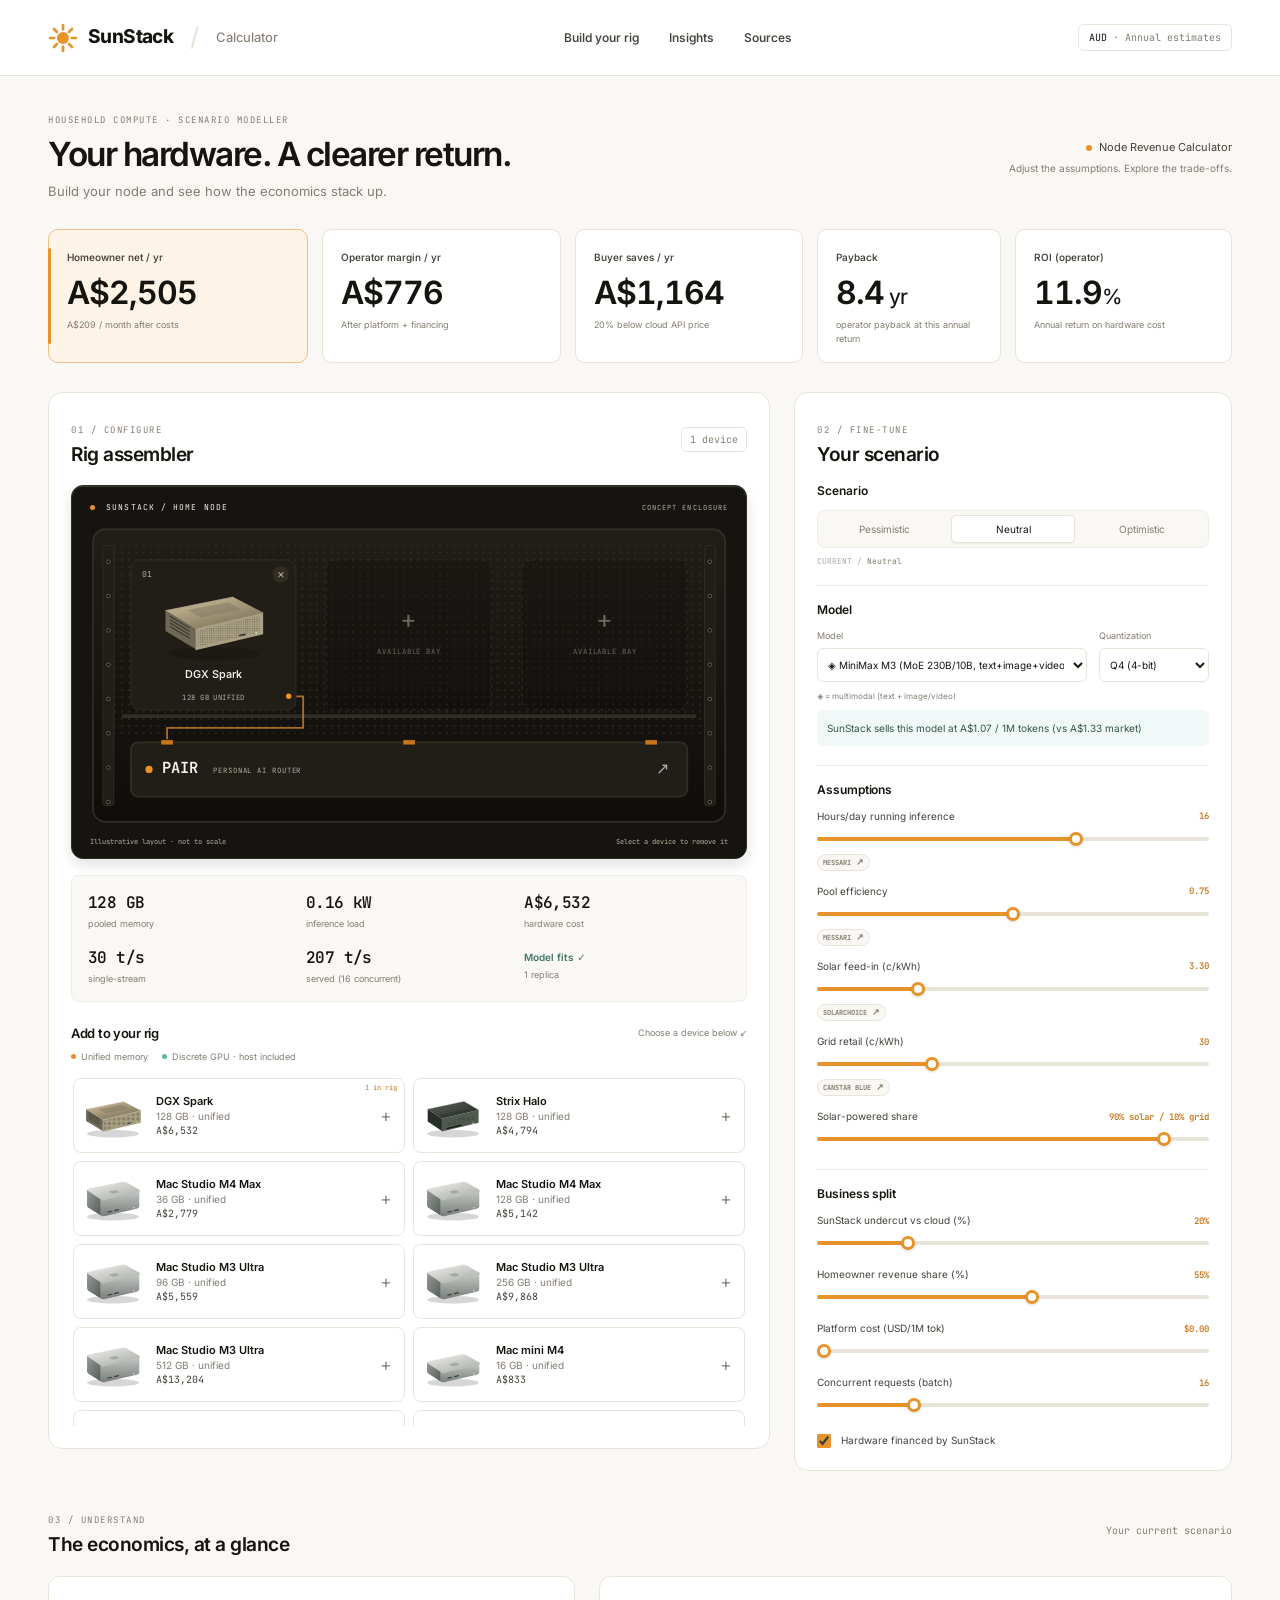
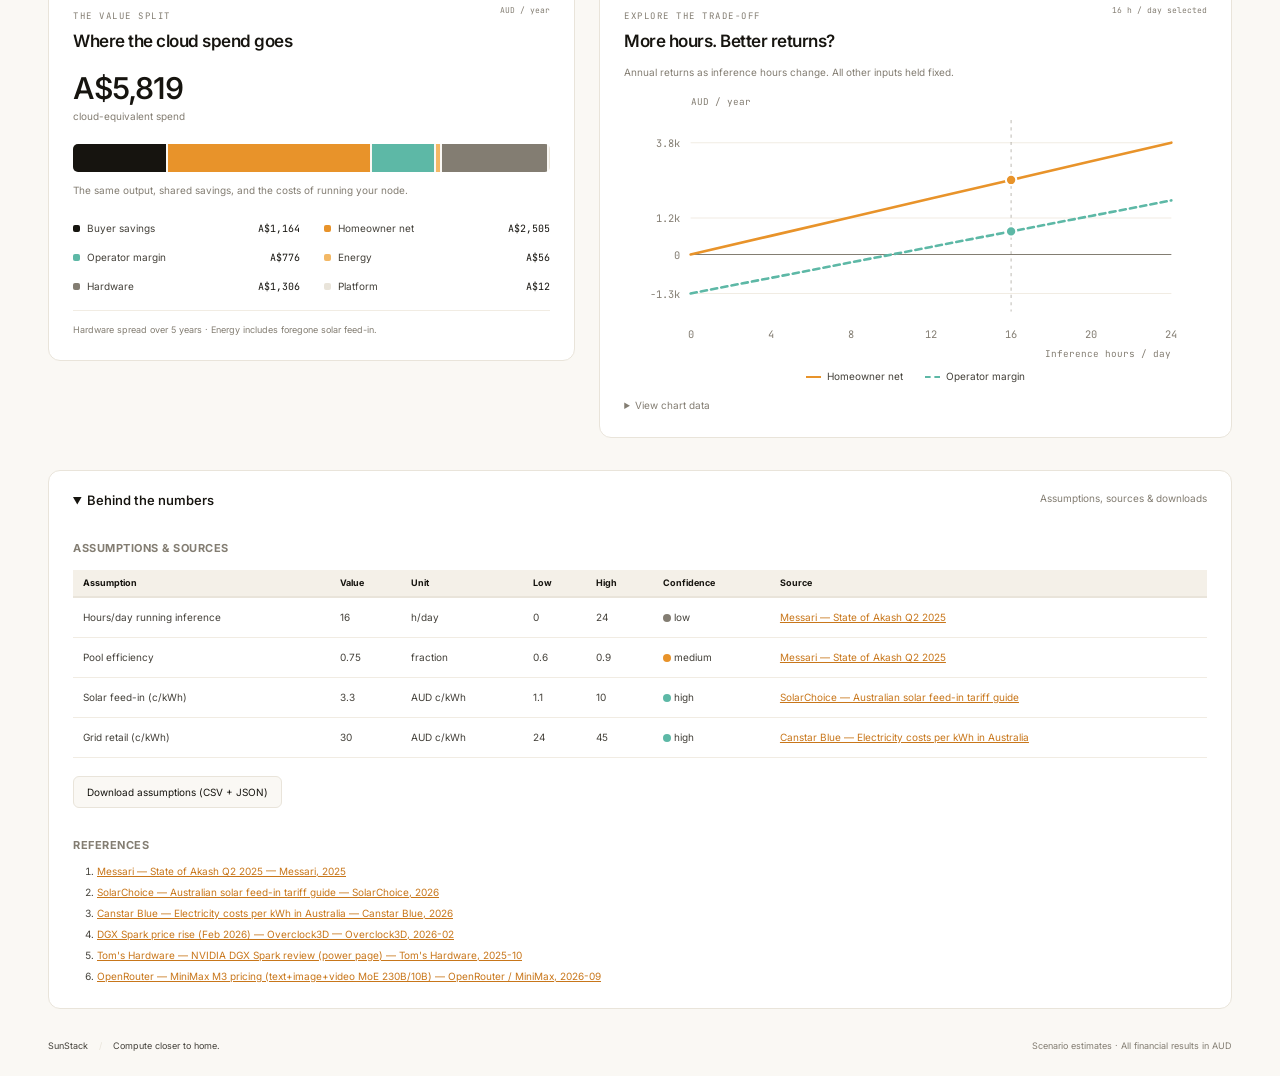
<file: calculator.html>
<!doctype html>
<html lang="en" class="calculator-page">
<head>
<meta charset="utf-8" />
<meta name="viewport" content="width=device-width, initial-scale=1" />
<title>SunStack — Node Revenue Calculator</title>
<meta name="description" content="Build a household compute rig and explore source-cited revenue estimates for homeowners, operators, and AI buyers." />
<link rel="icon" type="image/svg+xml" href="assets/favicon.svg" />
<link rel="stylesheet" href="assets/css/styles.css" />
<link rel="stylesheet" href="assets/css/calculator.css" />
</head>
<body class="calculator-body">
<a class="calc-skip" href="#rig-builder">Skip to rig builder</a>
<header class="calc-topbar">
  <a class="calc-brand" href="calculator.html" aria-label="SunStack calculator"><img src="assets/favicon.svg" width="30" height="30" alt="" />SunStack<span> / </span><span>Calculator</span></a>
  <nav aria-label="Calculator sections"><a href="#rig-builder">Build your rig</a><a href="#charts">Insights</a><a href="#sources">Sources</a></nav>
  <span class="currency-tag">AUD <span>· Annual estimates</span></span>
</header>
<main class="calc-wrap">
  <header class="calc-head">
    <div><p class="calc-eyebrow">HOUSEHOLD COMPUTE · SCENARIO MODELLER</p><h1>Your hardware. A clearer return.</h1><p>Build your node and see how the economics stack up.</p></div>
    <div class="calc-head-note"><span class="estimate-dot"></span>Node Revenue Calculator<span>Adjust the assumptions. Explore the trade-offs.</span></div>
  </header>
  <section id="results" aria-label="Annual revenue estimates"></section>
  <div class="calc-workspace">
    <section id="rig-builder" aria-label="Rig assembler"></section>
    <aside id="panels" aria-label="Scenario controls"></aside>
  </div>
  <section id="charts" aria-label="Revenue insights"></section>
  <details class="calc-evidence" open>
    <summary><span>Behind the numbers</span><span>Assumptions, sources & downloads</span></summary>
    <section id="sources"></section>
    <footer id="references"></footer>
  </details>
  <footer class="calc-footer"><span>SunStack <span> / </span> Compute closer to home.</span><span>Scenario estimates · All financial results in AUD</span></footer>
</main>
<script src="assets/js/calculator-data.js"></script>
<script src="assets/js/calculator-engine.js"></script>
<script src="assets/js/calculator-ui.js"></script>
<script src="assets/js/calculator-results.js"></script>
</body>
</html>
</file>
<file: assets/css/styles.css>
/* ============================================================
   SunStack pitch deck — styles
   Apple design language (DESIGN.md) recoloured to the SunStack
   sun-amber brand (buyer-console/theme.css). Full-bleed tiles,
   one accent, one shadow, tight display type.
   ============================================================ */

/* ---------- Fonts (self-hosted, no CDN at runtime) ---------- */
@font-face {
  font-family: "Inter";
  src: url("../fonts/inter-var.woff2") format("woff2");
  font-weight: 100 900;
  font-display: swap;
  font-style: normal;
}
@font-face {
  font-family: "JetBrains Mono";
  src: url("../fonts/jbmono-var.woff2") format("woff2");
  font-weight: 100 800;
  font-display: swap;
  font-style: normal;
}

/* ---------- Design tokens ---------- */
:root {
  /* accent — the single brand colour */
  --amber: #e8932a;
  --amber-strong: #c8761a;
  --amber-soft: #fdf3e6;
  --gold: #f3b865;
  --teal: #5db8a6;        /* secondary data hue, used sparingly */

  /* surfaces */
  --canvas: #ffffff;
  --parchment: #faf8f4;
  --surface-2: #f4f0e8;
  --dark: #161410;
  --dark-2: #211e18;
  --dark-3: #0f0d0a;

  /* ink */
  --ink: #16140f;
  --body: #44413a;
  --muted: #837d72;
  --on-dark: #f4f0e8;
  --on-dark-muted: #b3ab9c;

  /* lines */
  --line: #e9e4da;
  --line-soft: #f1ece3;
  --line-dark: #322d24;

  /* radii */
  --r-sm: 8px; --r-md: 12px; --r-lg: 18px; --r-pill: 999px;

  /* the single product shadow (DESIGN.md) */
  --shadow: 0 12px 48px rgba(20, 18, 12, 0.14);
  --shadow-soft: 0 1px 2px rgba(20, 18, 12, 0.05), 0 8px 24px rgba(20, 18, 12, 0.06);

  --maxw: 1120px;
  --ease: cubic-bezier(0.2, 0.7, 0.2, 1);

  color-scheme: light;
}

/* ---------- Reset ---------- */
* { box-sizing: border-box; margin: 0; padding: 0; }
html {
  scroll-snap-type: y mandatory;
  scroll-behavior: smooth;
  -webkit-text-size-adjust: 100%;
}
body {
  font-family: "Inter", system-ui, -apple-system, sans-serif;
  color: var(--body);
  background: var(--canvas);
  line-height: 1.5;
  -webkit-font-smoothing: antialiased;
  -moz-osx-font-smoothing: grayscale;
  font-feature-settings: "cv05" 1; /* Inter single-storey a, closer to SF */
  overflow-x: hidden;
}
img, svg, video { display: block; max-width: 100%; }
h1, h2, h3, h4 {
  color: var(--ink);
  line-height: 1.08;
  letter-spacing: -0.022em;
  font-weight: 800;
  text-wrap: balance;
}
a { color: inherit; text-decoration: none; }
code { font-family: "JetBrains Mono", ui-monospace, monospace; }
::selection { background: var(--amber); color: #fff; }

@media (prefers-reduced-motion: reduce) {
  html { scroll-behavior: auto; }
}
/* On short viewports, relax snapping and shrink display type + media so
   tall tiles (e.g. tile 3) never clip. */
@media (max-height: 760px) {
  html { scroll-snap-type: y proximity; }
  .tile { padding-block: clamp(28px, 4vh, 56px); }
  .display { font-size: clamp(30px, 4.6vw, 52px); }
  h2.h { font-size: clamp(26px, 3.6vw, 44px); }
  .media .figure img, .media .frame img, .media .videowrap video { max-height: 62vh; }
  #tile-3 .figure img { max-height: 32vh; }
  .stack > * + * { margin-top: 14px; }
}
@media (max-height: 620px) {
  #tile-3 .figure { display: none; } /* headline + flow labels still tell the story */
  .media .figure img, .media .frame img { max-height: 54vh; }
}

/* Phones + small tablets: turn OFF scroll-snap so every tile can grow to fit
   its content and the page scrolls normally (nothing gets trapped/clipped). */
@media (max-width: 820px) {
  html { scroll-snap-type: none; }
  .tile {
    scroll-snap-align: none;
    scroll-snap-stop: normal;
    min-height: 100svh;
    height: auto;
    padding: 64px 20px;
  }
  .split { align-items: start; }
}
@media (max-width: 560px) {
  .tile { min-height: auto; padding: 56px 18px; }
  .backers { gap: 8px; }
  .logo-chip { height: 40px; padding: 7px 10px; }
  .logo-chip img { max-height: 22px; max-width: 78px; }
}

/* ============================================================
   Tile system — full-bleed, one viewport, alternating surfaces
   ============================================================ */
.tile {
  position: relative;
  min-height: 100vh;
  min-height: 100svh;
  scroll-snap-align: start;
  scroll-snap-stop: always;
  display: flex;
  align-items: center;
  justify-content: center;
  padding: clamp(40px, 6vh, 88px) clamp(20px, 5vw, 64px);
  isolation: isolate;
}
/* only tiles with full-bleed background art clip their overflow (Ken Burns) */
.cover, .thanks { overflow: hidden; }
/* keep media inside the viewport so a tile never overflows vertically */
.media .figure img, .media .frame img, .media .videowrap video { max-height: 72vh; object-fit: contain; }
#tile-2 .figure { width: fit-content; max-width: 100%; margin-inline: auto; }
#tile-2 .figure img {
  width: auto;
  height: auto;
  max-width: 100%;
  max-height: 30vh;
  margin-inline: auto;
}
/* tile 8: two stacked demo videos */
.media-videos { display: flex; flex-direction: column; gap: 14px; }
/* show the FULL video (incl. the input bar) — never crop the aspect ratio */
#tile-8 .videowrap { background: var(--dark-2); }
#tile-8 .videowrap video { max-height: 34vh; object-fit: contain; width: 100%; }
@media (max-width: 900px) { #tile-8 .videowrap video { max-height: none; } }
.tile-inner { width: 100%; max-width: var(--maxw); }
.tile-inner.wide { max-width: 1280px; }
.tile-inner.narrow { max-width: 860px; }

/* surface modes — the colour change IS the divider */
.t-light { background: var(--canvas); }
.t-parchment { background: var(--parchment); }
.t-dark { background: var(--dark); }
.t-dark, .t-dark h1, .t-dark h2, .t-dark h3, .t-dark h4 { color: var(--on-dark); }
.t-dark { color: var(--on-dark-muted); }

/* ============================================================
   Typography helpers
   ============================================================ */
.eyebrow {
  font-size: clamp(11px, 1vw, 13px);
  font-weight: 700;
  letter-spacing: 0.16em;
  text-transform: uppercase;
  color: var(--amber-strong);
  margin-bottom: 20px;
}
.t-dark .eyebrow { color: var(--gold); }

.display {
  font-size: clamp(38px, 6.4vw, 82px);
  font-weight: 800;
  letter-spacing: -0.03em;
  line-height: 1.02;
  color: var(--ink);
}
.t-dark .display { color: #fff; }

h2.h {
  font-size: clamp(30px, 4.6vw, 58px);
  font-weight: 800;
  letter-spacing: -0.028em;
  line-height: 1.04;
}
h3.h { font-size: clamp(20px, 2vw, 26px); font-weight: 700; }

.lead {
  font-size: clamp(18px, 2vw, 25px);
  line-height: 1.5;
  color: var(--body);
  font-weight: 400;
  max-width: 46ch;
}
.t-dark .lead { color: var(--on-dark); }
.lead.center { margin-inline: auto; }

.kicker {
  font-size: clamp(16px, 1.7vw, 21px);
  font-weight: 600;
  color: var(--amber-strong);
  letter-spacing: -0.01em;
}
.t-dark .kicker { color: var(--gold); }

.accent { color: var(--amber); }
.t-dark .accent { color: var(--gold); }

.stack > * + * { margin-top: 22px; }
.stack-sm > * + * { margin-top: 12px; }

/* ============================================================
   Sun mark (animated)
   ============================================================ */
.sunmark { width: 64px; height: 64px; }
.sunmark .core { fill: var(--amber); transform-origin: center; }
.sunmark .ray {
  stroke: var(--amber); stroke-width: 6; stroke-linecap: round;
  transform-origin: center;
}
.t-dark .sunmark .core, .t-dark .sunmark .ray { fill: var(--gold); stroke: var(--gold); }
.tile.in .sunmark .core { animation: sun-pop 0.7s var(--ease) both; }
.tile.in .sunmark .ray { animation: ray-in 0.6s var(--ease) both; }
.tile.in .sunmark .ray:nth-child(2) { animation-delay: .30s; }
.tile.in .sunmark .ray:nth-child(3) { animation-delay: .36s; }
.tile.in .sunmark .ray:nth-child(4) { animation-delay: .42s; }
.tile.in .sunmark .ray:nth-child(5) { animation-delay: .48s; }
.tile.in .sunmark .ray:nth-child(6) { animation-delay: .54s; }
.tile.in .sunmark .ray:nth-child(7) { animation-delay: .60s; }
.tile.in .sunmark .ray:nth-child(8) { animation-delay: .66s; }
.tile.in .sunmark .ray:nth-child(9) { animation-delay: .72s; }
@keyframes sun-pop { from { transform: scale(0); opacity: 0; } to { transform: scale(1); opacity: 1; } }
@keyframes ray-in { from { opacity: 0; stroke-dashoffset: 20; } to { opacity: 1; stroke-dashoffset: 0; } }
.sunmark.spin .rays { animation: spin 40s linear infinite; transform-origin: center; }
@keyframes spin { to { transform: rotate(360deg); } }

/* ============================================================
   Reveal-on-enter (staggered)
   ============================================================ */
[data-anim] {
  opacity: 0;
  transform: translateY(18px) scale(0.985);
  transition: opacity 0.7s var(--ease), transform 0.7s var(--ease);
  transition-delay: calc(var(--i, 0) * 70ms);
  will-change: opacity, transform;
}
.tile.in [data-anim] { opacity: 1; transform: none; }
@media (prefers-reduced-motion: reduce) {
  [data-anim] { opacity: 1 !important; transform: none !important; transition: none !important; }
}

/* ============================================================
   Cover
   ============================================================ */
.cover { text-align: left; }
.cover .bg {
  position: absolute; inset: 0; z-index: -2;
  background: var(--dark-3) center/cover no-repeat;
}
.cover .bg.has-img { animation: kenburns 18s ease-out both; }
.tile:not(.in) .bg.has-img { animation-play-state: paused; }
@keyframes kenburns { from { transform: scale(1.08); } to { transform: scale(1); } }
.cover .scrim {
  position: absolute; inset: 0; z-index: -1;
  background:
    linear-gradient(180deg, rgba(15,13,10,.72) 0%, rgba(15,13,10,.45) 40%, rgba(15,13,10,.82) 100%),
    radial-gradient(1200px 640px at 78% -10%, rgba(232,147,42,.28), transparent 60%);
}
.cover-head { display: flex; align-items: center; gap: 18px; margin-bottom: 30px; }
.cover .display { max-width: 15ch; }
.cover .sub { color: var(--on-dark); font-size: clamp(17px, 1.9vw, 23px); max-width: 40ch; margin-top: 22px; font-weight: 400; }

/* ============================================================
   Two-column split (copy + media)
   ============================================================ */
.split { display: grid; grid-template-columns: 1.02fr 0.98fr; gap: clamp(32px, 5vw, 72px); align-items: center; }
.split.media-left { grid-template-columns: 0.98fr 1.02fr; }
.split.media-left .copy { order: 2; }
.split.media-left .media { order: 1; }
@media (max-width: 900px) {
  .split, .split.media-left { grid-template-columns: 1fr; gap: 32px; }
  .split.media-left .copy { order: 1; } .split.media-left .media { order: 2; }
}

/* ============================================================
   Stats / counters
   ============================================================ */
.stats { display: flex; flex-wrap: wrap; gap: clamp(18px, 3vw, 40px); margin-top: 8px; }
.stat { }
.stat .num {
  font-size: clamp(44px, 7vw, 92px);
  font-weight: 800; letter-spacing: -0.04em; line-height: 1;
  color: var(--ink); font-variant-numeric: tabular-nums;
}
.t-dark .stat .num { color: #fff; }
.stat .num.amber { color: var(--amber); }
.t-dark .stat .num.amber { color: var(--gold); }
.stat .lbl { margin-top: 12px; font-size: clamp(14px, 1.3vw, 17px); color: var(--muted); max-width: 22ch; }
.t-dark .stat .lbl { color: var(--on-dark-muted); }
.stat .vs { align-self: center; font-size: 22px; font-weight: 700; color: var(--muted); }

/* never break a numeric range mid-token */
.stat .num, .bignum { white-space: nowrap; }
.nowrap { white-space: nowrap; }

/* gap tile (combined motivation) */
.gap-stats { display: flex; flex-direction: column; gap: 18px; margin-top: 6px; }
.gstat { display: flex; flex-direction: column; }
.gstat .num { font-size: clamp(34px, 4.6vw, 60px); font-weight: 800; letter-spacing: -0.03em; line-height: 1; font-variant-numeric: tabular-nums; color: #fff; white-space: nowrap; }
.gstat .num.amber { color: var(--gold); }
.gstat .gl { margin-top: 8px; font-size: 14px; color: var(--on-dark-muted); }
.cardnote { margin-top: 18px; font-size: 14.5px; color: var(--on-dark-muted); line-height: 1.5; }
.t-light .cardnote { color: var(--muted); }

/* duo: two parties side by side (merged benefits) */
.duo { display: grid; grid-template-columns: 1fr 1fr; gap: clamp(28px, 5vw, 64px); }
@media (max-width: 820px) { .duo { grid-template-columns: 1fr; gap: 30px; } }
.duo-h { font-size: clamp(14px, 1.3vw, 17px); font-weight: 800; letter-spacing: 0.04em; text-transform: uppercase; color: var(--amber-strong); margin-bottom: 18px; padding-bottom: 12px; border-bottom: 1px solid var(--line); }
.t-dark .duo-h { color: var(--gold); border-color: var(--line-dark); }
.duo .points { gap: 18px; }
.duo .point .txt h3 { font-size: clamp(16px, 1.5vw, 19px); }
.duo .point .txt p { font-size: 14px; }

/* big single figure */
.bignum { font-size: clamp(64px, 12vw, 168px); font-weight: 800; letter-spacing: -0.05em; line-height: 0.9; color: var(--amber); font-variant-numeric: tabular-nums; }
.t-dark .bignum { color: var(--gold); }

/* ============================================================
   Cards grid (why-australia, generic)
   ============================================================ */
.cards { display: grid; grid-template-columns: repeat(4, 1fr); gap: 20px; margin-top: 12px; }
.cards.two { grid-template-columns: repeat(2, 1fr); }
.cards.three { grid-template-columns: repeat(3, 1fr); }
@media (max-width: 980px) { .cards, .cards.three { grid-template-columns: repeat(2, 1fr); } }
@media (max-width: 620px) { .cards, .cards.two, .cards.three { grid-template-columns: 1fr; } }
.card {
  background: var(--canvas); border: 1px solid var(--line);
  border-radius: var(--r-lg); padding: clamp(20px, 2.4vw, 30px);
}
.t-dark .card { background: var(--dark-2); border-color: var(--line-dark); }
.t-parchment .card { background: var(--canvas); }
.card .knum { font-size: 15px; font-weight: 800; color: var(--amber-strong); letter-spacing: 0.02em; }
.t-dark .card .knum { color: var(--gold); }
.card h3 { font-size: clamp(18px, 1.7vw, 22px); margin: 14px 0 8px; letter-spacing: -0.02em; }
.card p { font-size: clamp(14px, 1.3vw, 16px); color: var(--muted); line-height: 1.55; }
.t-dark .card p { color: var(--on-dark-muted); }

/* icon chip inside a card/point */
.chip { width: 46px; height: 46px; border-radius: var(--r-md); display: grid; place-items: center; background: var(--amber-soft); color: var(--amber-strong); flex-shrink: 0; }
.t-dark .chip { background: rgba(232,147,42,.14); color: var(--gold); }
.chip svg { width: 24px; height: 24px; }

/* ============================================================
   Points list (benefits)
   ============================================================ */
.points { display: flex; flex-direction: column; gap: 22px; margin-top: 8px; }
.point { display: flex; gap: 16px; align-items: flex-start; }
.point .txt h3 { font-size: clamp(18px, 1.7vw, 22px); letter-spacing: -0.02em; }
.point .txt p { font-size: clamp(14px, 1.35vw, 17px); color: var(--muted); margin-top: 5px; line-height: 1.55; }
.t-dark .point .txt p { color: var(--on-dark-muted); }

/* ============================================================
   Trio (three parties)
   ============================================================ */
.trio { display: grid; grid-template-columns: repeat(3, 1fr); gap: 20px; margin-top: 12px; align-items: stretch; }
@media (max-width: 820px) { .trio { grid-template-columns: 1fr; } }
.who { background: var(--canvas); border: 1px solid var(--line); border-radius: var(--r-lg); padding: 26px; position: relative; }
.t-dark .who { background: var(--dark-2); border-color: var(--line-dark); }
.who .role { font-size: 13px; font-weight: 800; letter-spacing: 0.08em; text-transform: uppercase; color: var(--amber-strong); }
.t-dark .who .role { color: var(--gold); }
.who h3 { font-size: clamp(19px, 1.8vw, 24px); margin: 10px 0; }
.who p { font-size: 15px; color: var(--muted); line-height: 1.55; }
.t-dark .who p { color: var(--on-dark-muted); }
/* connectors between trio cards (desktop) */
.trio.flow .who + .who::before {
  content: "→"; position: absolute; left: -18px; top: 50%; transform: translateY(-50%);
  color: var(--amber); font-weight: 700; font-size: 22px;
}
@media (max-width: 820px) { .trio.flow .who + .who::before { content: "↓"; left: 50%; top: -20px; transform: translateX(-50%); } }

/* ============================================================
   Value-flow strip (tile 3) — HTML labels over the art
   ============================================================ */
.flowstrip { display: grid; grid-template-columns: repeat(4, 1fr); gap: 8px; margin-top: 34px; }
@media (max-width: 720px) { .flowstrip { grid-template-columns: repeat(2, 1fr); gap: 18px; } }
.flowstep { text-align: center; position: relative; padding: 0 8px; }
.flowstep .dot { width: 14px; height: 14px; border-radius: 50%; background: var(--gold); margin: 0 auto 14px; box-shadow: 0 0 0 6px rgba(243,184,101,.18); }
.flowstep h4 { color: #fff; font-size: clamp(16px, 1.6vw, 21px); letter-spacing: -0.02em; }
.flowstep p { color: var(--on-dark-muted); font-size: 13.5px; margin-top: 6px; }
#tile-2 .flowstep h4 { color: var(--ink); }
#tile-2 .flowstep p { color: var(--body); }
.flowstep:not(:last-child)::after {
  content: ""; position: absolute; top: 7px; right: -4px; width: 8px; left: calc(50% + 30px);
  height: 2px; background: repeating-linear-gradient(90deg, var(--gold) 0 6px, transparent 6px 12px);
  opacity: .5;
}
@media (max-width: 720px) { .flowstep::after { display: none; } }

/* ============================================================
   Media: device-framed screenshots, figures, video
   ============================================================ */
.figure { border-radius: var(--r-lg); overflow: hidden; box-shadow: var(--shadow); background: var(--surface-2); }
.figure img { width: 100%; height: auto; }
.figure.contain { background: var(--parchment); padding: 0; }

/* browser chrome frame for product screenshots */
.frame { border-radius: 14px; overflow: hidden; box-shadow: var(--shadow); border: 1px solid var(--line); background: #fff; }
.t-dark .frame { border-color: var(--line-dark); }
.frame .bar { display: flex; align-items: center; gap: 7px; padding: 11px 14px; background: var(--surface-2); border-bottom: 1px solid var(--line); }
.t-dark .frame .bar { background: var(--dark-2); border-color: var(--line-dark); }
.frame .bar i { width: 11px; height: 11px; border-radius: 50%; background: #d9d2c6; display: block; }
.frame .bar i:nth-child(1) { background: #e6a15a; }
.frame .bar i:nth-child(2) { background: #e8c65a; }
.frame .bar i:nth-child(3) { background: #7bc38a; }
.frame .bar .url { margin-left: 10px; font-size: 12px; color: var(--muted); font-family: "JetBrains Mono", monospace; }
.frame img { width: 100%; height: auto; display: block; }

.videowrap { position: relative; border-radius: 14px; overflow: hidden; box-shadow: var(--shadow); border: 1px solid var(--line); cursor: zoom-in; }
.videowrap video { width: 100%; height: auto; display: block; background: #000; }
.videowrap .tag { position: absolute; left: 14px; bottom: 14px; background: rgba(22,20,15,.72); color: #fff; font-size: 12px; font-weight: 600; padding: 6px 11px; border-radius: var(--r-pill); backdrop-filter: blur(6px); display: flex; gap: 7px; align-items: center; }
.videowrap .tag .live { width: 7px; height: 7px; border-radius: 50%; background: #6ee7a0; box-shadow: 0 0 0 0 rgba(110,231,160,.7); animation: livepulse 1.8s infinite; }
@keyframes livepulse { 0%{box-shadow:0 0 0 0 rgba(110,231,160,.6);} 70%{box-shadow:0 0 0 8px rgba(110,231,160,0);} 100%{box-shadow:0 0 0 0 rgba(110,231,160,0);} }

.operator-shot { width: 100%; max-width: 1120px; margin: 26px auto 0; }
.operator-shot img { width: 100%; height: auto; }

/* code card — OpenAI-compatible API sample (matches product landing) */
.codecard { background: var(--dark-2); border: 1px solid var(--line-dark); border-radius: var(--r-md); overflow: hidden; box-shadow: var(--shadow); }
.codecard .bar { display: flex; gap: 6px; padding: 12px 16px; border-bottom: 1px solid var(--line-dark); }
.codecard .bar i { width: 11px; height: 11px; border-radius: 50%; background: #4a4337; display: block; }
.codecard pre { margin: 0; padding: 18px 20px; font-family: "JetBrains Mono", ui-monospace, monospace; font-size: clamp(12px, 1.15vw, 14px); line-height: 1.75; color: #e7dfd0; overflow-x: auto; white-space: pre; }
.codecard .k { color: var(--gold); }
.codecard .s { color: #9ec79b; }
.codecard .c { color: #6f6757; }
.codecard .n { color: #e8a55a; }

/* fullscreen lightbox for video */
.lightbox { position: fixed; inset: 0; z-index: 200; background: rgba(10,9,6,.9); display: none; place-items: center; padding: 4vw; cursor: zoom-out; }
.lightbox.open { display: grid; }
.lightbox video { width: min(1400px, 96vw); max-height: 92vh; border-radius: 12px; box-shadow: var(--shadow); }

/* ============================================================
   Timeline (roadmap)
   ============================================================ */
.timeline { position: relative; margin-top: 40px; }
.timeline .rail { position: absolute; left: 0; right: 0; top: 21px; height: 2px; background: var(--line); }
.timeline .rail::after { content: ""; position: absolute; inset: 0; background: linear-gradient(90deg, var(--amber), var(--gold)); transform-origin: left; transform: scaleX(0); transition: transform 1.4s var(--ease) .2s; }
.tile.in .timeline .rail::after { transform: scaleX(1); }
.phases { display: grid; grid-template-columns: repeat(4, 1fr); gap: 20px; }
@media (max-width: 820px) { .phases { grid-template-columns: 1fr 1fr; row-gap: 34px; } }
@media (max-width: 480px) { .phases { grid-template-columns: 1fr; } }
.phase { position: relative; padding-top: 44px; }
.phase .node { position: absolute; top: 14px; left: 0; width: 16px; height: 16px; border-radius: 50%; background: var(--amber); box-shadow: 0 0 0 5px var(--parchment); }
.phase .when { font-size: 13px; font-weight: 800; letter-spacing: 0.04em; text-transform: uppercase; color: var(--amber-strong); }
.phase h3 { font-size: clamp(16px, 1.5vw, 19px); margin: 8px 0 6px; }
.phase p { font-size: 14px; color: var(--muted); line-height: 1.5; }

/* ============================================================
   Backer logos
   ============================================================ */
.backers { display: flex; align-items: center; gap: 12px; flex-wrap: wrap; }
.backers .lead-in { font-size: 12px; letter-spacing: 0.08em; text-transform: uppercase; color: var(--on-dark-muted); margin-right: 4px; }
.logo-chip { display: inline-flex; align-items: center; justify-content: center; background: #fff; border-radius: 9px; padding: 9px 13px; height: 46px; }
.logo-chip img { max-height: 26px; max-width: 92px; width: auto; height: auto; object-fit: contain; }
.backers .logo-chip { width: 96px; }
.logo-chip-nvidia img { width: 70px; height: 26px; }
/* Crop the original Energy Spurt image's outer padding; retain the mark, name and tagline. */
.logo-chip-energyspurt .logo-crop { position: relative; display: block; width: 70px; height: 26px; overflow: hidden; }
.logo-chip-energyspurt img { position: absolute; width: 96px; height: auto; max-width: none; max-height: none; left: -11px; top: -9px; }

/* ============================================================
   Thank-you tile
   ============================================================ */
.thanks { text-align: center; }
.thanks .display { max-width: 20ch; margin-inline: auto; }
.thanks .sub { color: var(--on-dark); font-size: clamp(17px, 1.9vw, 23px); margin-top: 22px; }
.thanks .ty { margin-top: 40px; font-size: clamp(28px, 4vw, 46px); font-weight: 800; color: #fff; letter-spacing: -0.03em; }

/* ============================================================
   Deck chrome — progress bar, dot rail, counter, scroll hint
   ============================================================ */
.progressbar { position: fixed; top: 0; left: 0; height: 3px; width: 0%; background: linear-gradient(90deg, var(--amber), var(--gold)); z-index: 120; transition: width 0.12s linear; }

/* ---- top chapter stepper: the section roadmap ("you are here") ---- */
.topbar {
  position: fixed; top: 0; left: 0; right: 0; z-index: 115;
  display: flex; align-items: center; justify-content: space-between; gap: 20px;
  padding: 15px clamp(18px, 4vw, 44px);
  opacity: 0; transform: translateY(-8px); pointer-events: none;
  transition: opacity 0.4s var(--ease), transform 0.4s var(--ease);
}
.topbar.show { opacity: 1; transform: none; }
.topbar .wordmark { display: inline-flex; align-items: center; gap: 9px; font-weight: 800; font-size: 15px; letter-spacing: -0.02em; color: var(--ink); pointer-events: auto; }
.topbar .wordmark .sm { width: 20px; height: 20px; flex-shrink: 0; }
.topbar .wordmark .sm .core { fill: var(--amber); }
.topbar .wordmark .sm .ray { stroke: var(--amber); stroke-width: 8; stroke-linecap: round; }
/* SunstackAI wordmark: the "AI" always renders in the brand amber (matches cloud) */
.wordmark .ai, .cover-head .eyebrow .ai { color: var(--amber); }
.chapters { display: flex; align-items: center; gap: clamp(10px, 1.7vw, 24px); pointer-events: auto; }
.chapter {
  background: none; border: none; cursor: pointer; font: inherit;
  font-size: 13px; font-weight: 600; letter-spacing: -0.01em; padding: 4px 0;
  color: var(--muted); position: relative; white-space: nowrap; transition: color 0.2s;
}
.chapter::after { content: ""; position: absolute; left: 0; right: 0; bottom: -4px; height: 2px; background: var(--amber); border-radius: 2px; transform: scaleX(0); transform-origin: left; transition: transform 0.28s var(--ease); }
.chapter:hover { color: var(--ink); }
.chapter.active { color: var(--ink); }
.chapter.active::after { transform: scaleX(1); }
.chapter .cn { color: var(--amber-strong); margin-right: 7px; font-variant-numeric: tabular-nums; }
.topbar.on-dark .wordmark { color: #fff; }
.topbar.on-dark .chapter { color: var(--on-dark-muted); }
.topbar.on-dark .chapter:hover, .topbar.on-dark .chapter.active { color: #fff; }
.topbar.on-dark .chapter::after { background: var(--gold); }
.topbar.on-dark .chapter .cn { color: var(--gold); }
/* compact: below the full-list breakpoint, show only the active chapter (still tells them the section) */
@media (max-width: 820px) {
  .topbar { padding: 12px 18px; }
  .chapters { gap: 0; }
  .chapter:not(.active) { display: none; }
  .chapter.active::after { display: none; }
  .chapter.active { color: var(--amber-strong); }
  .topbar.on-dark .chapter.active { color: var(--gold); }
}

.dots { position: fixed; right: clamp(12px, 2vw, 26px); top: 50%; transform: translateY(-50%); z-index: 120; display: flex; flex-direction: column; gap: 12px; }
@media (max-width: 700px), (max-height: 560px) { .dots { display: none; } }
.dots button {
  width: 10px; height: 10px; padding: 0; border: none; border-radius: 50%;
  background: rgba(131,125,114,.4); cursor: pointer; transition: transform .2s var(--ease), background .2s;
}
.dots button:hover { background: var(--amber); transform: scale(1.25); }
.dots button.active { background: var(--amber); transform: scale(1.4); }
.dots.on-dark button { background: rgba(244,240,232,.35); }
.dots.on-dark button.active, .dots.on-dark button:hover { background: var(--gold); }

.counter { position: fixed; left: clamp(16px, 3vw, 40px); bottom: clamp(16px, 3vh, 34px); z-index: 120; font-size: 13px; font-weight: 600; letter-spacing: 0.02em; color: var(--muted); font-variant-numeric: tabular-nums; }
.counter b { color: var(--ink); }
.counter.on-dark { color: var(--on-dark-muted); } .counter.on-dark b { color: #fff; }
@media (max-width: 700px) { .counter { display: none; } }

.scrollhint { position: absolute; left: 50%; bottom: 26px; transform: translateX(-50%); z-index: 10; display: flex; flex-direction: column; align-items: center; gap: 8px; color: var(--on-dark-muted); font-size: 12px; letter-spacing: 0.08em; text-transform: uppercase; animation: hintbob 2.4s ease-in-out infinite; }
@keyframes hintbob { 0%,100%{ transform: translate(-50%,0); opacity:.8; } 50%{ transform: translate(-50%,7px); opacity:1; } }
.scrollhint .m { width: 22px; height: 34px; border: 2px solid var(--on-dark-muted); border-radius: 12px; position: relative; }
.scrollhint .m::after { content:""; position:absolute; left:50%; top:6px; width:3px; height:7px; background: var(--on-dark-muted); border-radius:2px; transform: translateX(-50%); animation: wheel 2.4s ease-in-out infinite; }
@keyframes wheel { 0%,100%{ opacity:1; top:6px; } 50%{ opacity:.3; top:12px; } }

/* keyboard hint pill (fades out) */
.kbdhint { position: fixed; right: 22px; bottom: 22px; z-index: 120; background: rgba(22,20,15,.8); color: #fff; font-size: 12px; padding: 8px 13px; border-radius: var(--r-pill); backdrop-filter: blur(6px); transition: opacity .5s; display: flex; gap: 8px; align-items: center; }
.kbdhint kbd { font-family: inherit; background: rgba(255,255,255,.16); border-radius: 5px; padding: 1px 6px; font-weight: 600; }
.kbdhint.hide { opacity: 0; pointer-events: none; }

@media (prefers-reduced-motion: reduce) {
  .scrollhint, .cover .bg.has-img, .videowrap .tag .live { animation: none !important; }
}

/* skip-to-content for a11y */
.skip { position: fixed; left: -999px; top: 8px; z-index: 300; background: #fff; color: var(--ink); padding: 10px 16px; border-radius: var(--r-sm); box-shadow: var(--shadow); }
.skip:focus { left: 8px; }
:focus-visible { outline: 2px solid var(--amber-strong); outline-offset: 3px; border-radius: 4px; }

/* deck CTA button */
.btn { display: inline-block; padding: 13px 28px; border-radius: var(--r-pill); background: var(--amber); color: #fff; font-weight: 700; font-size: clamp(14px, 1.3vw, 16px); letter-spacing: -0.01em; text-decoration: none; transition: background .15s, transform .1s; }
.btn:hover { background: var(--amber-strong); }
.btn:active { transform: scale(.97); }
.t-dark .btn { background: var(--gold); color: var(--dark-1); }
.t-dark .btn:hover { background: #d4941e; }

/* ============================================================
   Investor tiles — value ladder, market metrics, citations
   (value-adding services + the-market chapter)
   ============================================================ */

/* --- Value ladder (commodity → premium) --- */
/* built on .cards.three; .card-hi flags the premium rung SunStack captures */
.card.card-hi { border-color: var(--amber); background: var(--amber-soft); box-shadow: var(--shadow-soft); }
.t-dark .card.card-hi { border-color: var(--gold); background: rgba(232,147,42,.14); }
.card .tier { font-size: 12px; font-weight: 800; letter-spacing: 0.08em; text-transform: uppercase; color: var(--muted); }
.card.card-hi .tier, .card.card-hi .knum { color: var(--amber-strong); }
.t-dark .card .tier { color: var(--on-dark-muted); }
.t-dark .card.card-hi .tier, .t-dark .card.card-hi .knum { color: var(--gold); }

/* the ascending value/margin axis under the ladder */
.value-track { height: 6px; border-radius: var(--r-pill); margin: 28px 0 10px; background: linear-gradient(90deg, var(--line) 0%, var(--gold) 60%, var(--amber) 100%); }
.t-dark .value-track { background: linear-gradient(90deg, var(--line-dark) 0%, var(--gold) 100%); }
.value-track-labels { display: flex; justify-content: space-between; font-size: 12.5px; font-weight: 700; letter-spacing: 0.01em; color: var(--muted); }
.value-track-labels .hi { color: var(--amber-strong); }
.t-dark .value-track-labels { color: var(--on-dark-muted); }
.t-dark .value-track-labels .hi { color: var(--gold); }

/* --- Market metrics (a compact vertical stat list, used in .duo columns) ---
   kept dense so a stat-heavy, fully-cited tile still fits one viewport. */
.metrics { display: flex; flex-direction: column; gap: clamp(11px, 1.6vw, 18px); margin-top: 6px; }
.metric .mv { font-size: clamp(24px, 2.7vw, 38px); font-weight: 800; letter-spacing: -0.03em; line-height: 1; color: var(--ink); font-variant-numeric: tabular-nums; white-space: nowrap; }
.t-dark .metric .mv { color: #fff; }
.metric .mv .accent { color: var(--amber); }
.t-dark .metric .mv .accent { color: var(--gold); }
.metric .ml { margin-top: 5px; font-size: clamp(13px, 1.1vw, 15px); color: var(--muted); line-height: 1.45; max-width: 34ch; }
.t-dark .metric .ml { color: var(--on-dark-muted); }

/* bottom-up build-up rows (share tile): "assumption → result" */
.buildup { display: flex; flex-direction: column; gap: 14px; margin-top: 6px; }
.buildup .row { display: flex; align-items: baseline; gap: 10px; font-size: clamp(14px, 1.35vw, 16.5px); color: var(--on-dark); }
.t-light .buildup .row { color: var(--body); }
.buildup .row .rv { font-weight: 800; letter-spacing: -0.02em; color: #fff; font-variant-numeric: tabular-nums; }
.t-light .buildup .row .rv { color: var(--ink); }
.buildup .row .rv.accent { color: var(--gold); }
.t-light .buildup .row .rv.accent { color: var(--amber-strong); }
.buildup .arrow { color: var(--gold); font-weight: 700; }
.t-light .buildup .arrow { color: var(--amber); }

/* --- Citations: superscript refs + a tidy source footer --- */
sup.ref { font-size: 0.62em; font-weight: 700; color: var(--amber-strong); margin-left: 1px; }
.t-dark sup.ref { color: var(--gold); }
.sources { list-style: none; display: flex; flex-wrap: wrap; gap: 5px 22px; margin-top: clamp(16px, 2vw, 26px); padding-top: 12px; border-top: 1px solid var(--line); font-size: 12px; line-height: 1.4; color: var(--muted); }
.t-dark .sources { border-color: var(--line-dark); color: var(--on-dark-muted); }
.sources li { display: flex; gap: 6px; max-width: 46ch; }
.sources .rn { color: var(--amber-strong); font-weight: 700; font-variant-numeric: tabular-nums; flex-shrink: 0; }
.t-dark .sources .rn { color: var(--gold); }
.sources a { color: inherit; transition: color .15s; }
.sources a:hover { color: var(--ink); text-decoration: underline; text-underline-offset: 2px; }
.t-dark .sources a:hover { color: #fff; }

/* 7-chapter stepper: tighten between the full-list and compact breakpoints
   so the extra "The market" chapter doesn't crowd the topbar */
@media (min-width: 821px) and (max-width: 1180px) {
  .chapters { gap: clamp(8px, 1.1vw, 15px); }
  .chapter { font-size: 12px; }
}

/* Dense, fully-cited market tiles: compact them on shorter laptops (the
   761-860px band the deck's ≤760px shrink rule doesn't reach) so the source
   footer never clips under mandatory scroll-snap. */
@media (min-width: 821px) and (max-height: 860px) {
  #tile-16 h2.h, #tile-17 h2.h { font-size: clamp(26px, 3.2vw, 40px); }
  #tile-16 .lead, #tile-17 .lead { font-size: clamp(15px, 1.6vw, 18px); margin-top: 12px; }
  #tile-16 .duo, #tile-17 .duo { margin-top: 18px; }
  #tile-16 .metric .mv { font-size: clamp(22px, 2.3vw, 32px); }
  #tile-16 .metrics, #tile-17 .metrics { gap: clamp(9px, 1.2vw, 14px); }
  #tile-17 .buildup { gap: 10px; }
  #tile-16 .sources, #tile-17 .sources { margin-top: 12px; }
}
</file>
<file: assets/css/calculator.css>
/* Calculator-only dashboard. Brand tokens and fonts come from styles.css. */
html.calculator-page { scroll-snap-type: none; scroll-padding-top: 24px; }
.calculator-body { background: var(--parchment); color: var(--body); overflow-x: visible; }
.calc-wrap { max-width: 1504px; margin: auto; padding: 38px 48px 24px; }
.calc-topbar { min-height: 76px; padding: 16px 48px; border-bottom: 1px solid var(--line); background: var(--canvas); display: flex; align-items: center; justify-content: space-between; gap: 24px; }
.calc-brand { display: flex; align-items: center; gap: 10px; font-size: 19px; color: var(--ink); font-weight: 750; letter-spacing: -.6px; white-space: nowrap; }
.calc-brand span { color: var(--muted); font-size: 13px; font-weight: 450; letter-spacing: 0; }
.calc-brand span:first-of-type { margin: 0 7px; color: var(--line); font-size: 25px; }
.calc-topbar nav { display: flex; gap: 30px; font-size: 12px; font-weight: 550; }
.calc-topbar nav a:hover { color: var(--amber-strong); }
.currency-tag { padding: 6px 10px; border: 1px solid var(--line); border-radius: 6px; font: 10px "JetBrains Mono", monospace; color: var(--ink); white-space: nowrap; }
.currency-tag span { color: var(--muted); }
.calc-head { display: flex; align-items: center; justify-content: space-between; gap: 24px; margin-bottom: 28px; }
.calc-eyebrow, .section-kicker { font: 9px "JetBrains Mono", monospace; letter-spacing: 1.5px; color: var(--muted); }
.calc-head h1 { font-size: clamp(27px, 2.6vw, 38px); letter-spacing: -1.5px; font-weight: 620; margin: 11px 0 9px; }
.calc-head p:not(.calc-eyebrow) { font-size: 13px; color: var(--muted); }
.calc-head-note { font-size: 11px; color: var(--body); text-align: right; }
.calc-head-note > span:last-child { display: block; color: var(--muted); font-size: 10px; margin-top: 6px; }
.estimate-dot { display: inline-block; width: 6px; height: 6px; background: var(--amber); border-radius: 50%; margin-right: 7px; }
.calc-workspace { display: grid; grid-template-columns: minmax(0, 1.65fr) minmax(340px, 1fr); gap: 24px; align-items: start; margin: 28px 0 34px; }
#rig-builder, #panels { min-width: 0; background: var(--canvas); border: 1px solid var(--line); border-radius: 14px; padding: 22px; }
.section-heading { display: flex; align-items: center; justify-content: space-between; gap: 16px; margin-bottom: 20px; }
.section-heading h2 { font-size: 19px; font-weight: 620; letter-spacing: -.5px; margin-top: 6px; }
.section-meta { font: 10px "JetBrains Mono", monospace; color: var(--muted); }
#rig-builder .section-meta { border: 1px solid var(--line); border-radius: 5px; padding: 5px 8px; }
.results-grid { display: grid; grid-template-columns: 1.2fr 1.1fr 1.05fr .85fr 1fr; gap: 14px; }
.result-card { container-type: inline-size; padding: 20px 18px 17px; border: 1px solid var(--line); border-radius: 10px; background: var(--canvas); min-width: 0; position: relative; }
#card-homeowner-net { background: var(--amber-soft); border-color: color-mix(in srgb, var(--amber) 45%, var(--line)); }
#card-homeowner-net::before { content: ""; position: absolute; top: 18px; bottom: 18px; left: -1px; width: 3px; border-radius: 3px; background: var(--amber); }
.card-label { font-size: 10px; color: var(--body); font-weight: 550; }
.card-val { font-size: min(32px, calc(155cqi / var(--value-length, 8))); color: var(--ink); font-weight: 620; letter-spacing: -1px; margin: 10px 0 8px; font-variant-numeric: tabular-nums; line-height: 1.1; }
.card-val small { font-size: .65em; font-weight: 450; }
.card-sub { font-size: 9px; color: var(--muted); }
.neg .card-val, .negative-value { color: var(--amber-strong); }
.neg { border-style: dashed; }
.results-empty { display: flex; flex-direction: column; gap: 6px; border: 1px dashed var(--line); background: var(--canvas); border-radius: 12px; padding: 24px; font-size: 13px; }
.fit-warning { font-size: 12px; margin-top: 12px; color: var(--amber-strong); }
/* Enclosure and hardware */
.rig-enclosure { background: var(--dark); border: 1px solid var(--line-dark); border-radius: 12px; padding: 16px 12px 12px; box-shadow: inset 0 1px 0 color-mix(in srgb, var(--canvas) 15%, transparent), 0 6px 14px color-mix(in srgb, var(--dark) 12%, transparent); }
.enclosure-heading, .enclosure-footer { display: flex; justify-content: space-between; align-items: center; gap: 10px; padding: 0 6px; color: var(--on-dark-muted); font: 8px "JetBrains Mono", monospace; }
.enclosure-heading { letter-spacing: 1.1px; padding-bottom: 10px; }
.enclosure-heading > span:first-child { color: var(--on-dark); }
.enclosure-heading i { display: inline-block; width: 5px; height: 5px; border-radius: 50%; background: var(--amber); margin-right: 5px; }
.enclosure-heading > span:last-child { color: var(--on-dark-muted); font-size: 7px; }
.enclosure-footer { padding-top: 8px; font-size: 7px; letter-spacing: 0; }
#rig-svg { width: 100%; height: auto; display: block; overflow: visible; }
.rack-shell { fill: url(#rack-metal); stroke: var(--line-dark); stroke-width: 2; }
.rack-rail { fill: var(--dark-2); stroke: var(--line-dark); }
.rack-screw { fill: var(--dark-3); stroke: var(--on-dark-muted); stroke-width: .5; }
.rack-shelf { stroke: var(--line-dark); stroke-width: 4; }
.rig-edge { fill: none; stroke: var(--amber); stroke-width: 2; stroke-linecap: round; stroke-linejoin: round; opacity: .7; }
.rig-edge.discrete { stroke: var(--teal); }
.device-bay { fill: var(--dark-2); stroke: var(--line-dark); stroke-width: 1; transition: stroke .15s, fill .15s; }
.rig-node { cursor: pointer; }
.rig-node:hover .device-bay, .rig-node:focus-visible .device-bay { stroke: var(--amber); fill: color-mix(in srgb, var(--amber) 6%, var(--dark-2)); }
.rig-node text { pointer-events: none; }
.bay-number { fill: var(--on-dark-muted); font: 9px "JetBrains Mono", monospace; }
.rig-svg-mobile .rig-node-name { font-size: 15px; }
.rig-svg-mobile .rig-node-memory { font-size: 10px; }
.rig-node-name { fill: var(--on-dark); font: 550 12px "Inter", sans-serif; text-anchor: middle; }
.rig-node-memory { fill: var(--on-dark-muted); font: 8px "JetBrains Mono", monospace; text-anchor: middle; letter-spacing: .5px; }
.node-remove-bg { fill: var(--line-dark); }
.node-remove { fill: var(--on-dark-muted); font: 13px "Inter", sans-serif; text-anchor: middle; }
.device-port, .hub-light { fill: var(--amber); }
.non-uma .device-port { fill: var(--teal); }
.rig-empty-bay rect { fill: var(--dark-3); fill-opacity: .3; stroke: var(--line-dark); stroke-dasharray: 4 5; }
.rig-empty-bay text { fill: var(--on-dark-muted); opacity: .55; text-anchor: middle; font: 8px "JetBrains Mono", monospace; letter-spacing: 1px; }
.rig-empty-bay .bay-plus { font: 28px "Inter", sans-serif; }
.pair-hub > rect:first-child { fill: var(--dark-2); stroke: var(--line-dark); stroke-width: 2; }
.pair-hub:hover > rect:first-child { stroke: var(--amber); }
.hub-name { fill: var(--on-dark); font: 650 17px "JetBrains Mono", monospace; }
.hub-caption { fill: var(--on-dark-muted); font: 8px "JetBrains Mono", monospace; letter-spacing: 1px; }
.hub-link { fill: var(--on-dark-muted); font: 18px "Inter", sans-serif; text-anchor: end; }
.hub-port { fill: var(--amber-strong); stroke: var(--dark); }
#rig-summary { display: grid; grid-template-columns: repeat(3, minmax(0, 1fr)); margin-top: 16px; padding: 16px; background: var(--parchment); border: 1px solid var(--line-soft); border-radius: 8px; gap: 16px 12px; }
.summary-stat { display: flex; flex-direction: column; gap: 4px; }
.stat-val { color: var(--ink); font: 550 16px "JetBrains Mono", monospace; letter-spacing: -.6px; }
.stat-lbl { font-size: 9px; color: var(--muted); }
.summary-empty { grid-column: 1 / -1; font-size: 12px; color: var(--muted); }
.summary-badge { display: flex; flex-direction: column; justify-content: center; align-items: flex-start; gap: 3px; }
.fit-badge { font-size: 10px; font-weight: 600; }
.fit-ok { color: color-mix(in srgb, var(--teal) 60%, var(--ink)); }
.fit-no { color: var(--amber-strong); }
.rig-mode { color: var(--muted); font-size: 9px; }
.catalog { margin-top: 24px; }
.catalog-heading { display: flex; align-items: center; justify-content: space-between; gap: 10px; margin-bottom: 10px; }
.catalog-heading h3 { font-size: 13px; font-weight: 600; }
.catalog-heading > span { font-size: 9px; color: var(--muted); }
.catalog-legend { display: flex; align-items: center; gap: 5px; font-size: 9px; color: var(--muted); margin-bottom: 12px; }
.legend-swatch { width: 5px; height: 5px; border-radius: 50%; flex-shrink: 0; }
.legend-swatch:not(:first-child) { margin-left: 9px; }
.legend-uma { background: var(--amber); }
.legend-nonuma { background: var(--teal); }
.catalog-grid { display: grid; grid-template-columns: repeat(2, minmax(0, 1fr)); gap: 8px; max-height: 350px; overflow-y: auto; overscroll-behavior-y: contain; scrollbar-width: thin; scrollbar-color: var(--line) transparent; padding: 2px; }
.catalog-grid button { display: flex; align-items: center; text-align: left; gap: 5px; border: 1px solid var(--line); background: var(--canvas); border-radius: 8px; padding: 8px 9px 8px 1px; min-width: 0; cursor: pointer; position: relative; font-family: inherit; transition: border-color .15s, background .15s; }
.catalog-grid button:hover { border-color: var(--amber); background: var(--amber-soft); }
.catalog-grid .device-illustration { width: 76px; height: 57px; object-fit: contain; flex-shrink: 0; }
.dev-info { display: flex; flex-direction: column; gap: 2px; min-width: 0; }
.dev-label { font-size: 11px; font-weight: 600; color: var(--ink); }
.dev-mem { font-size: 10px; color: var(--muted); }
.dev-price { font: 10px "JetBrains Mono", monospace; color: var(--body); }
.dev-add { margin-left: auto; color: var(--muted); font-size: 18px; font-weight: 350; padding: 0 3px; }
.dev-count { position: absolute; right: 7px; top: 4px; font: 7px "JetBrains Mono", monospace; color: var(--amber-strong); }
/* Controls */
.panels-wrap { display: flex; flex-direction: column; gap: 19px; }
.panel-section + .panel-section { border-top: 1px solid var(--line-soft); padding-top: 18px; }
.panel-section-title { font-size: 12px; letter-spacing: -.1px; font-weight: 600; margin-bottom: 12px; color: var(--ink); }
.preset-row { display: flex; gap: 4px; padding: 4px; background: var(--parchment); border: 1px solid var(--line-soft); border-radius: 8px; }
.preset-btn { flex: 1; padding: 7px 4px; border: 1px solid transparent; border-radius: 5px; background: transparent; font: 10px "Inter", sans-serif; color: var(--muted); cursor: pointer; }
.preset-btn.active { background: var(--canvas); color: var(--ink); border-color: var(--line); box-shadow: 0 1px 2px color-mix(in srgb, var(--ink) 6%, transparent); }
.preset-btn:hover { color: var(--amber-strong); }
.preset-state-label { display: block; font: 8px "JetBrains Mono", monospace; color: var(--muted); margin-top: 8px; }
.preset-state-label::before { content: "CURRENT / "; opacity: .65; }
.model-row { display: grid; grid-template-columns: minmax(0, 1fr) 110px; gap: 8px 12px; }
.control-group { min-width: 0; display: flex; flex-direction: column; gap: 5px; }
.control-label { font-size: 9px; color: var(--muted); }
.calc-select { width: 100%; min-width: 0; max-width: 100%; padding: 9px 6px; font: 10px "Inter", sans-serif; color: var(--ink); background: var(--canvas); border: 1px solid var(--line); border-radius: 6px; cursor: pointer; }
.model-mm-legend { grid-column: 1 / -1; grid-row: 2; color: var(--muted); font-size: 8px; }
.model-sell-price { grid-column: 1 / -1; padding: 10px; border-radius: 6px; background: color-mix(in srgb, var(--teal) 9%, var(--canvas)); color: color-mix(in srgb, var(--teal) 40%, var(--ink)); font-size: 10px; line-height: 1.6; }
.slider-grid { display: grid; grid-template-columns: minmax(0, 1fr); gap: 13px; }
.slider-group { display: flex; flex-direction: column; gap: 4px; min-width: 0; }
.slider-label { display: flex; align-items: center; justify-content: space-between; gap: 10px; font-size: 10px; }
.slider-val { flex-shrink: 0; color: var(--amber-strong); font: 9px "JetBrains Mono", monospace; font-weight: 600; }
.slider-group input[type="range"] { width: 100%; height: 14px; accent-color: var(--amber); cursor: pointer; margin: 2px 0; }
.biz-checkbox-label { flex-direction: row-reverse; justify-content: flex-end; font-size: 10px; cursor: pointer; padding-top: 4px; }
.biz-checkbox-label input { width: 14px; height: 14px; accent-color: var(--amber); }
/* Styled native ranges retain browser keyboard and pointer behavior. */
.slider-group input[type="range"] { appearance: none; -webkit-appearance: none; background: transparent; height: 18px; }
.slider-group input[type="range"]::-webkit-slider-runnable-track { height: 4px; border-radius: 4px; background: linear-gradient(to right, var(--amber) 0 var(--range-fill, 0%), var(--line) var(--range-fill, 0%) 100%); }
.slider-group input[type="range"]::-webkit-slider-thumb { appearance: none; -webkit-appearance: none; width: 14px; height: 14px; margin-top: -5px; border-radius: 50%; background: var(--canvas); border: 3px solid var(--amber); box-shadow: 0 1px 3px color-mix(in srgb, var(--ink) 15%, transparent); }
.slider-group input[type="range"]::-moz-range-track { height: 4px; background: var(--line); border-radius: 4px; }
.slider-group input[type="range"]::-moz-range-progress { height: 4px; background: var(--amber); border-radius: 4px; }
.slider-group input[type="range"]::-moz-range-thumb { width: 10px; height: 10px; border: 3px solid var(--amber); border-radius: 50%; background: var(--canvas); }
/* Charts */
.insights-grid { display: grid; grid-template-columns: 1fr 1.2fr; gap: 24px; align-items: start; }
.insight-card { padding: 24px; background: var(--canvas); border: 1px solid var(--line); border-radius: 12px; min-width: 0; }
.chart-heading { display: flex; justify-content: space-between; align-items: flex-start; gap: 12px; margin-bottom: 14px; }
.chart-heading h3 { font-size: 17px; font-weight: 580; letter-spacing: -.5px; margin-top: 7px; }
.chart-unit { font: 8px "JetBrains Mono", monospace; color: var(--muted); white-space: nowrap; margin-top: 4px; }
.allocation-total { font-size: 30px; letter-spacing: -1px; font-weight: 550; color: var(--ink); margin: 22px 0; line-height: 1.1; }
.allocation-total span { display: block; font-size: 10px; font-weight: 400; letter-spacing: 0; color: var(--muted); margin-top: 6px; }
.split-bar { display: flex; height: 28px; border-radius: 5px; overflow: hidden; gap: 2px; background: var(--parchment); }
.split-seg { height: 100%; min-width: 0; }
.split-seg:hover { opacity: .75; }
.seg-buyer-saves { background: var(--ink); }
.seg-homeowner { background: var(--amber); }
.seg-operator { background: var(--teal); }
.seg-energy { background: var(--gold); }
.seg-hardware { background: var(--muted); }
.seg-platform { background: var(--line); }
.chart-caption { color: var(--muted); font-size: 10px; margin: 10px 0; line-height: 1.65; }
.split-legend { display: grid; grid-template-columns: 1fr 1fr; gap: 14px 24px; margin: 22px 0 16px; }
.split-legend-item { display: flex; align-items: center; gap: 7px; font-size: 10px; min-width: 0; }
.split-swatch { width: 7px; height: 7px; border-radius: 2px; flex-shrink: 0; }
.split-legend-item strong { margin-left: auto; font: 10px "JetBrains Mono", monospace; color: var(--ink); }
.split-legend-item strong.negative-value { color: var(--amber-strong); }
.chart-footnote { border-top: 1px solid var(--line-soft); padding-top: 12px; font-size: 9px; color: var(--muted); }
.allocation-deficit { margin-top: 10px; font-size: 10px; color: var(--amber-strong); }
#hours-chart { width: 100%; height: auto; margin: 12px 0 8px; overflow: visible; }
.chart-gridline { stroke: var(--line-soft); stroke-width: 1; }
.chart-zero { stroke: var(--muted); stroke-width: 1; }
.chart-tick, .chart-axis-title { font: 10px "JetBrains Mono", monospace; fill: var(--muted); }
.chart-axis-title { font-size: 9px; }
.chart-mobile .chart-tick { font-size: 12px; }
.chart-mobile .chart-axis-title { font-size: 11px; }
.chart-line { fill: none; stroke-width: 2.5; stroke-linecap: round; stroke-linejoin: round; }
.line-homeowner { stroke: var(--amber); }
.line-operator { stroke: var(--teal); stroke-dasharray: 6 4; }
.chart-point { stroke: var(--canvas); stroke-width: 2; }
.point-homeowner { fill: var(--amber); }
.point-operator { fill: var(--teal); }
.chart-selection { stroke: var(--muted); opacity: .5; stroke-dasharray: 3 4; }
.chart-series-key { display: flex; gap: 22px; justify-content: center; font-size: 10px; }
.chart-series-key span { display: flex; align-items: center; gap: 6px; }
.chart-series-key i { width: 15px; border-top: 2px solid var(--amber); }
.chart-series-key .series-operator { border-color: var(--teal); border-top-style: dashed; }
.chart-data { font-size: 10px; color: var(--muted); margin-top: 14px; }
.chart-data summary { cursor: pointer; }
.chart-data table { width: 100%; margin-top: 10px; border-collapse: collapse; color: var(--body); }
.chart-data th, .chart-data td { padding: 5px 8px; border-bottom: 1px solid var(--line-soft); text-align: right; }
.chart-data caption { text-align: left; padding-bottom: 6px; }
/* Evidence and footer */
.calc-evidence { margin-top: 32px; border: 1px solid var(--line); background: var(--canvas); border-radius: 12px; }
.calc-evidence > summary { cursor: pointer; padding: 20px 24px; color: var(--ink); font-size: 13px; font-weight: 550; }
.calc-evidence > summary span:last-child { float: right; color: var(--muted); font-weight: 400; font-size: 10px; }
.calc-evidence #sources { padding: 12px 24px 20px; border: 0; overflow-x: auto; }
.calc-evidence #references { padding: 12px 24px 24px; }
.calc-footer { display: flex; justify-content: space-between; gap: 16px; margin-top: 30px; color: var(--muted); font-size: 9px; }
.calc-footer > span:first-child { color: var(--body); }
.calc-footer span span { margin: 0 8px; color: var(--line); }
.dl-btn { padding: 9px 13px; border: 1px solid var(--line); border-radius: 6px; background: var(--parchment); color: var(--ink); font: 10px "Inter", sans-serif; cursor: pointer; }
.dl-btn:hover { border-color: var(--amber); }
.calc-skip { position: absolute; left: 12px; top: -60px; background: var(--canvas); padding: 10px; z-index: 20; }
.calc-skip:focus { top: 12px; }
.calculator-body :is(button, a, input, select, summary, [tabindex]):focus-visible { outline: 2px solid var(--amber); outline-offset: 3px; }
/* ── Cite chips ────────────────────────────────────────────────────────────── */
.cite-chip {
  display: inline-block;
  margin-top: 4px;
  padding: 2px 8px;
  border-radius: var(--r-pill);
  background: var(--amber-soft);
  color: var(--amber-strong);
  font-family: "JetBrains Mono", monospace;
  font-size: 0.62rem;
  font-weight: 700;
  letter-spacing: 0.04em;
  text-transform: uppercase;
  cursor: pointer;
  border: 1px solid var(--amber);
  transition: background 0.12s var(--ease), border-color 0.12s var(--ease);
  white-space: nowrap;
}

.cite-chip::after {
  content: ' ↗';
  font-size: 0.55rem;
}

.cite-chip:hover {
  background: var(--amber);
  color: var(--canvas);
}

.cite-chip:focus-visible {
  outline: 2px solid var(--amber);
  outline-offset: 2px;
}

/* ── Cite popover ──────────────────────────────────────────────────────────── */
.cite-popover {
  position: absolute;
  z-index: 100;
  top: calc(100% + 6px);
  left: 0;
  min-width: 240px;
  max-width: 340px;
  padding: 12px 14px;
  background: var(--canvas);
  border: 1.5px solid var(--line);
  border-radius: var(--r-md);
  box-shadow: var(--shadow-soft);
  display: flex;
  flex-direction: column;
  gap: 6px;
}

.cite-popover-figure {
  font-family: "JetBrains Mono", monospace;
  font-size: 0.78rem;
  font-weight: 700;
  color: var(--ink);
}

.cite-popover-name {
  font-size: 0.72rem;
  color: var(--body);
  line-height: 1.4;
}

.cite-popover-link {
  display: inline-block;
  font-size: 0.72rem;
  color: var(--amber-strong);
  text-decoration: underline;
  margin-top: 2px;
}

.cite-popover-link:hover {
  color: var(--amber);
}

/* ── Confidence dots ───────────────────────────────────────────────────────── */
.dot {
  display: inline-block;
  width: 8px;
  height: 8px;
  border-radius: 50%;
  vertical-align: middle;
  flex-shrink: 0;
}

.dot.high   { background: var(--teal); }
.dot.medium { background: var(--amber); }
.dot.low    { background: var(--muted); }

/* ── References section ────────────────────────────────────────────────────── */
#references {
  padding: 32px 0 16px;
}

.references-title {
  font-size: 0.9rem;
  font-weight: 700;
  text-transform: uppercase;
  letter-spacing: 0.06em;
  color: var(--muted);
  margin-bottom: 12px;
}

.references-list {
  padding-left: 24px;
  display: flex;
  flex-direction: column;
  gap: 6px;
}

.ref-item {
  font-size: 0.8rem;
  color: var(--body);
}

.ref-item a {
  color: var(--amber-strong);
  text-decoration: underline;
}

.ref-item a:hover {
  color: var(--amber);
}

/* ── Sources table ─────────────────────────────────────────────────────────── */
#sources {
  padding: 32px 0;
  border-top: 1px solid var(--line);
}

.sources-title {
  font-size: 0.9rem;
  font-weight: 700;
  text-transform: uppercase;
  letter-spacing: 0.06em;
  color: var(--muted);
  margin-bottom: 16px;
}

.sources-table {
  width: 100%;
  border-collapse: collapse;
  font-size: 0.78rem;
  margin-bottom: 18px;
}

.sources-table th {
  text-align: left;
  font-weight: 700;
  padding: 6px 10px;
  border-bottom: 2px solid var(--line);
  color: var(--ink);
  background: var(--surface-2);
  white-space: nowrap;
}

.sources-table td {
  padding: 6px 10px;
  border-bottom: 1px solid var(--line-soft);
  color: var(--body);
  vertical-align: middle;
}

.sources-table a {
  color: var(--amber-strong);
  text-decoration: underline;
}

.sources-table a:hover {
  color: var(--amber);
}


/* Compact citations keep the assumptions readable at dashboard density. */
.cite-chip { align-self: flex-start; max-width: 100%; overflow-wrap: anywhere; white-space: normal; font-size: 7px; padding: 1px 5px; border-color: var(--line); color: var(--muted); background: var(--parchment); letter-spacing: 0; margin-top: 0; }
.cite-popover { min-width: min(240px, 100%); max-width: min(340px, 100%); }
.sources-table { font-size: 10px; min-width: 560px; }
.sources-table th { font-size: 9px; }
.sources-table td { padding-top: 12px; padding-bottom: 12px; }
.ref-item { font-size: 10px; }
.references-title, .sources-title { font-size: 11px; letter-spacing: .5px; }
@media (min-width: 1600px) { .calc-topbar { padding-inline: max(48px, calc((100vw - 1408px) / 2)); } }
@media (max-width: 1150px) {
  .calc-wrap { padding: 30px 28px 24px; }
  .calc-topbar { padding-inline: 28px; }
  .calc-workspace { grid-template-columns: minmax(0, 1.4fr) minmax(330px, 1fr); gap: 18px; }
  #rig-builder, #panels { padding: 18px; }
  .calc-head-note { display: none; }
  .result-card { padding: 17px 13px; }
  .card-sub { font-size: 8px; }
  .catalog-grid .device-illustration { width: 53px; height: 49px; }
  .dev-label { font-size: 9px; }
  .dev-mem, .dev-price { font-size: 8px; }
  .split-legend { column-gap: 14px; }
  .split-legend-item { font-size: 9px; }
}
@media (max-width: 960px) {
  .calc-workspace { grid-template-columns: minmax(0, 1fr); }
  .panels-wrap { display: grid; grid-template-columns: 1fr 1fr; gap: 22px; }
  .panel-section + .panel-section { padding-top: 0; border-top: 0; }
  .slider-section, .biz-section { border-top: 1px solid var(--line-soft) !important; padding-top: 18px !important; }
  .results-grid { grid-template-columns: repeat(3, minmax(0, 1fr)); }
  .card-val { font-size: min(27px, calc(155cqi / var(--value-length, 8))); }
  .catalog-grid { grid-template-columns: repeat(3, minmax(0, 1fr)); max-height: 255px; }
  .insights-grid { grid-template-columns: 1fr; gap: 18px; }
  .calc-topbar nav { gap: 20px; }
  .currency-tag { display: none; }
  .card-sub { font-size: 9px; }
  #rig-svg { max-width: 730px; margin: auto; }
}
@media (max-width: 600px) {
  .calc-wrap { padding: 24px 14px 20px; }
  .calc-topbar { padding: 13px 16px; min-height: 62px; gap: 12px; }
  .calc-brand { font-size: 17px; gap: 6px; }
  .calc-brand img { width: 26px; height: 26px; }
  .calc-brand span { font-size: 10px; }
  .calc-brand span:first-of-type { margin-inline: 2px; font-size: 20px; }
  .calc-topbar nav { gap: 14px; font-size: 10px; }
  .calc-topbar nav a:first-child { display: none; }
  .calc-head { margin-bottom: 22px; }
  .calc-head h1 { font-size: 27px; letter-spacing: -1px; line-height: 1.2; }
  .calc-eyebrow { font-size: 7px; letter-spacing: 1.2px; }
  .calc-head p:not(.calc-eyebrow) { font-size: 11px; }
  .results-grid { grid-template-columns: 1fr 1fr; gap: 9px; }
  #card-homeowner-net { grid-column: 1 / -1; padding: 18px; }
  #card-homeowner-net .card-val { font-size: min(36px, calc(155cqi / var(--value-length, 8))); }
  .result-card { padding: 15px 13px; }
  .card-label { font-size: 9px; }
  .card-val { font-size: min(25px, calc(155cqi / var(--value-length, 8))); margin-block: 9px; }
  .card-sub { font-size: 8px; line-height: 1.5; }
  .calc-workspace { margin-top: 20px; }
  #rig-builder, #panels { padding: 16px 12px; }
  .section-heading { margin-bottom: 16px; }
  .section-heading h2 { font-size: 18px; }
  .section-kicker { font-size: 8px; }
  .section-meta { font-size: 8px; }
  .rig-enclosure { padding: 12px 4px 10px; }
  .enclosure-heading { font-size: 7px; letter-spacing: .4px; padding-inline: 8px; }
  .enclosure-heading > span:last-child { font-size: 6px; }
  .enclosure-footer { font-size: 6px; padding-inline: 8px; }
  #rig-summary { padding: 12px; column-gap: 8px; }
  .stat-val { font-size: 14px; }
  .stat-lbl { font-size: 8px; }
  .fit-badge { font-size: 9px; }
  .catalog-heading > span { font-size: 8px; }
  .catalog-legend { font-size: 8px; gap: 4px; flex-wrap: wrap; }
  .catalog-grid { grid-template-columns: repeat(2, minmax(0, 1fr)); max-height: 340px; gap: 8px; }
  .catalog-grid button { flex-direction: column; align-items: flex-start; padding: 12px; gap: 5px; min-height: 151px; }
  .catalog-grid .device-illustration { width: 90px; height: 57px; align-self: center; }
  .dev-add { position: absolute; right: 10px; bottom: 12px; font-size: 21px; }
  .dev-label { font-size: 11px; }
  .dev-mem, .dev-price { font-size: 10px; }
  .dev-count { font-size: 8px; }
  .panels-wrap { display: flex; gap: 20px; }
  .panel-section + .panel-section { border-top: 1px solid var(--line-soft); padding-top: 18px; }
  .slider-label { font-size: 11px; }
  .slider-val { font-size: 10px; }
  .slider-grid { gap: 16px; }
  .slider-group input[type="range"] { height: 24px; }
  .preset-btn { font-size: 11px; padding-block: 9px; }
  .calc-select { font-size: 11px; min-height: 38px; }
  .insight-card { padding: 18px 14px; }
  .chart-heading h3 { font-size: 16px; }
  .chart-unit { font-size: 7px; }
  .split-legend { column-gap: 12px; }
  .split-legend-item, .split-legend-item strong { font-size: 8px; }
  .calc-evidence > summary { padding: 18px 14px; font-size: 12px; }
  .calc-evidence > summary span:last-child { display: none; }
  .calc-evidence #sources, .calc-evidence #references { padding-inline: 14px; }
  .calc-footer { flex-direction: column; gap: 6px; font-size: 8px; }
}
@media (prefers-reduced-motion: reduce) {
  html.calculator-page { scroll-behavior: auto; }
  .calculator-body *, .calculator-body *::before { transition: none !important; animation: none !important; }
}
</file>
